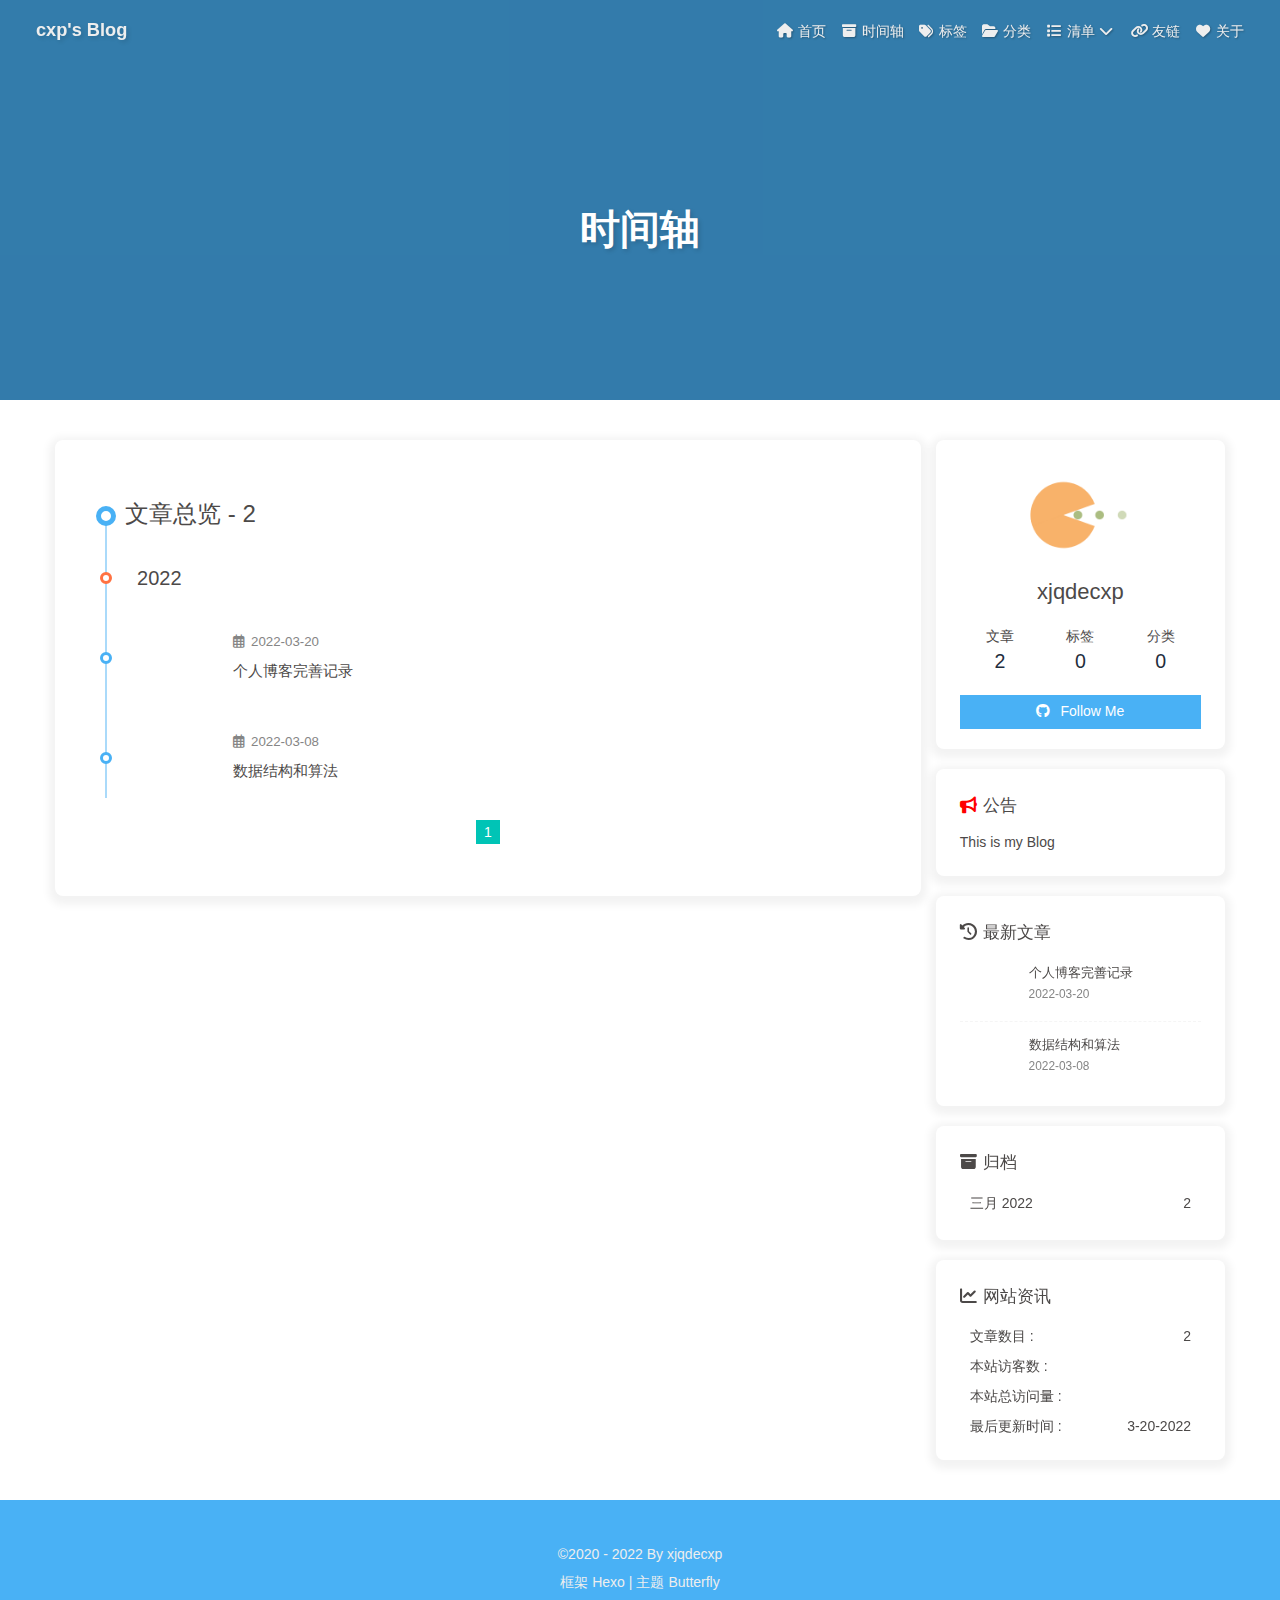
<file: archives/index.html>
<!DOCTYPE html><html lang="[&quot;zh-CN&quot;,&quot;en&quot;,&quot;zh-HK&quot;,&quot;zh-TW&quot;,&quot;default&quot;]" data-theme="light"><head><meta charset="UTF-8"><meta http-equiv="X-UA-Compatible" content="IE=edge"><meta name="viewport" content="width=device-width, initial-scale=1.0, maximum-scale=1.0, user-scalable=no"><title>时间轴 | cxp's Blog</title><meta name="author" content="xjqdecxp"><meta name="copyright" content="xjqdecxp"><meta name="format-detection" content="telephone=no"><meta name="theme-color" content="#ffffff"><meta property="og:type" content="website">
<meta property="og:title" content="cxp&#39;s Blog">
<meta property="og:url" content="http://example.com/archives/index.html">
<meta property="og:site_name" content="cxp&#39;s Blog">
<meta property="og:locale" content="zh_CN">
<meta property="og:image" content="https://i.loli.net/2021/02/24/5O1day2nriDzjSu.png">
<meta property="article:author" content="xjqdecxp">
<meta name="twitter:card" content="summary">
<meta name="twitter:image" content="https://i.loli.net/2021/02/24/5O1day2nriDzjSu.png"><link rel="shortcut icon" href="/img/favicon.png"><link rel="canonical" href="http://example.com/archives/"><link rel="preconnect" href="//cdn.jsdelivr.net"/><link rel="preconnect" href="//busuanzi.ibruce.info"/><link rel="stylesheet" href="/css/index.css"><link rel="stylesheet" href="https://cdn.jsdelivr.net/npm/@fortawesome/fontawesome-free@6/css/all.min.css" media="print" onload="this.media='all'"><link rel="stylesheet" href="https://cdn.jsdelivr.net/npm/@fancyapps/ui/dist/fancybox.css" media="print" onload="this.media='all'"><script>const GLOBAL_CONFIG = { 
  root: '/',
  algolia: undefined,
  localSearch: undefined,
  translate: undefined,
  noticeOutdate: undefined,
  highlight: {"plugin":"highlighjs","highlightCopy":true,"highlightLang":true,"highlightHeightLimit":false},
  copy: {
    success: '复制成功',
    error: '复制错误',
    noSupport: '浏览器不支持'
  },
  relativeDate: {
    homepage: false,
    post: false
  },
  runtime: '',
  date_suffix: {
    just: '刚刚',
    min: '分钟前',
    hour: '小时前',
    day: '天前',
    month: '个月前'
  },
  copyright: undefined,
  lightbox: 'fancybox',
  Snackbar: undefined,
  source: {
    justifiedGallery: {
      js: 'https://cdn.jsdelivr.net/npm/flickr-justified-gallery@2/dist/fjGallery.min.js',
      css: 'https://cdn.jsdelivr.net/npm/flickr-justified-gallery@2/dist/fjGallery.min.css'
    }
  },
  isPhotoFigcaption: false,
  islazyload: false,
  isAnchor: false
}</script><script id="config-diff">var GLOBAL_CONFIG_SITE = {
  title: '时间轴',
  isPost: false,
  isHome: false,
  isHighlightShrink: false,
  isToc: false,
  postUpdate: '2022-03-20 16:11:42'
}</script><noscript><style type="text/css">
  #nav {
    opacity: 1
  }
  .justified-gallery img {
    opacity: 1
  }

  #recent-posts time,
  #post-meta time {
    display: inline !important
  }
</style></noscript><script>(win=>{
    win.saveToLocal = {
      set: function setWithExpiry(key, value, ttl) {
        if (ttl === 0) return
        const now = new Date()
        const expiryDay = ttl * 86400000
        const item = {
          value: value,
          expiry: now.getTime() + expiryDay,
        }
        localStorage.setItem(key, JSON.stringify(item))
      },

      get: function getWithExpiry(key) {
        const itemStr = localStorage.getItem(key)

        if (!itemStr) {
          return undefined
        }
        const item = JSON.parse(itemStr)
        const now = new Date()

        if (now.getTime() > item.expiry) {
          localStorage.removeItem(key)
          return undefined
        }
        return item.value
      }
    }
  
    win.getScript = url => new Promise((resolve, reject) => {
      const script = document.createElement('script')
      script.src = url
      script.async = true
      script.onerror = reject
      script.onload = script.onreadystatechange = function() {
        const loadState = this.readyState
        if (loadState && loadState !== 'loaded' && loadState !== 'complete') return
        script.onload = script.onreadystatechange = null
        resolve()
      }
      document.head.appendChild(script)
    })
  
      win.activateDarkMode = function () {
        document.documentElement.setAttribute('data-theme', 'dark')
        if (document.querySelector('meta[name="theme-color"]') !== null) {
          document.querySelector('meta[name="theme-color"]').setAttribute('content', '#0d0d0d')
        }
      }
      win.activateLightMode = function () {
        document.documentElement.setAttribute('data-theme', 'light')
        if (document.querySelector('meta[name="theme-color"]') !== null) {
          document.querySelector('meta[name="theme-color"]').setAttribute('content', '#ffffff')
        }
      }
      const t = saveToLocal.get('theme')
    
          if (t === 'dark') activateDarkMode()
          else if (t === 'light') activateLightMode()
        
      const asideStatus = saveToLocal.get('aside-status')
      if (asideStatus !== undefined) {
        if (asideStatus === 'hide') {
          document.documentElement.classList.add('hide-aside')
        } else {
          document.documentElement.classList.remove('hide-aside')
        }
      }
    
    const detectApple = () => {
      if(/iPad|iPhone|iPod|Macintosh/.test(navigator.userAgent)){
        document.documentElement.classList.add('apple')
      }
    }
    detectApple()
    })(window)</script><meta name="generator" content="Hexo 5.4.1"></head><body><div id="sidebar"><div id="menu-mask"></div><div id="sidebar-menus"><div class="avatar-img is-center"><img src="https://i.loli.net/2021/02/24/5O1day2nriDzjSu.png" onerror="onerror=null;src='/img/friend_404.gif'" alt="avatar"/></div><div class="site-data is-center"><div class="data-item"><a href="/archives/"><div class="headline">文章</div><div class="length-num">2</div></a></div><div class="data-item"><a href="/tags/"><div class="headline">标签</div><div class="length-num">0</div></a></div><div class="data-item"><a href="/categories/"><div class="headline">分类</div><div class="length-num">0</div></a></div></div><hr/><div class="menus_items"><div class="menus_item"><a class="site-page" href="/"><i class="fa-fw fas fa-home"></i><span> 首页</span></a></div><div class="menus_item"><a class="site-page" href="/archives/"><i class="fa-fw fas fa-archive"></i><span> 时间轴</span></a></div><div class="menus_item"><a class="site-page" href="/tags/"><i class="fa-fw fas fa-tags"></i><span> 标签</span></a></div><div class="menus_item"><a class="site-page" href="/categories/"><i class="fa-fw fas fa-folder-open"></i><span> 分类</span></a></div><div class="menus_item"><a class="site-page group" href="javascript:void(0);"><i class="fa-fw fas fa-list"></i><span> 清单</span><i class="fas fa-chevron-down"></i></a><ul class="menus_item_child"><li><a class="site-page child" href="/music/"><i class="fa-fw fas fa-music"></i><span> 音乐</span></a></li><li><a class="site-page child" href="/movies/"><i class="fa-fw fas fa-video"></i><span> 电影</span></a></li></ul></div><div class="menus_item"><a class="site-page" href="/link/"><i class="fa-fw fas fa-link"></i><span> 友链</span></a></div><div class="menus_item"><a class="site-page" href="/about/"><i class="fa-fw fas fa-heart"></i><span> 关于</span></a></div></div></div></div><div class="page" id="body-wrap"><header class="not-home-page" id="page-header"><nav id="nav"><span id="blog_name"><a id="site-name" href="/">cxp's Blog</a></span><div id="menus"><div class="menus_items"><div class="menus_item"><a class="site-page" href="/"><i class="fa-fw fas fa-home"></i><span> 首页</span></a></div><div class="menus_item"><a class="site-page" href="/archives/"><i class="fa-fw fas fa-archive"></i><span> 时间轴</span></a></div><div class="menus_item"><a class="site-page" href="/tags/"><i class="fa-fw fas fa-tags"></i><span> 标签</span></a></div><div class="menus_item"><a class="site-page" href="/categories/"><i class="fa-fw fas fa-folder-open"></i><span> 分类</span></a></div><div class="menus_item"><a class="site-page group" href="javascript:void(0);"><i class="fa-fw fas fa-list"></i><span> 清单</span><i class="fas fa-chevron-down"></i></a><ul class="menus_item_child"><li><a class="site-page child" href="/music/"><i class="fa-fw fas fa-music"></i><span> 音乐</span></a></li><li><a class="site-page child" href="/movies/"><i class="fa-fw fas fa-video"></i><span> 电影</span></a></li></ul></div><div class="menus_item"><a class="site-page" href="/link/"><i class="fa-fw fas fa-link"></i><span> 友链</span></a></div><div class="menus_item"><a class="site-page" href="/about/"><i class="fa-fw fas fa-heart"></i><span> 关于</span></a></div></div><div id="toggle-menu"><a class="site-page"><i class="fas fa-bars fa-fw"></i></a></div></div></nav><div id="page-site-info"><h1 id="site-title">时间轴</h1></div></header><main class="layout" id="content-inner"><div id="archive"><div class="article-sort-title">文章总览 - 2</div><div class="article-sort"><div class="article-sort-item year">2022</div><div class="article-sort-item"><a class="article-sort-item-img" href="/2022/03/20/%E4%B8%AA%E4%BA%BA%E5%8D%9A%E5%AE%A2%E5%AE%8C%E5%96%84%E8%AE%B0%E5%BD%95/" title="个人博客完善记录"><img src="[data-uri]" alt="个人博客完善记录" onerror="this.onerror=null;this.src='/img/404.jpg'"></a><div class="article-sort-item-info"><div class="article-sort-item-time"><i class="far fa-calendar-alt"></i><time class="post-meta-date-created" datetime="2022-03-20T07:54:00.000Z" title="发表于 2022-03-20 15:54:00">2022-03-20</time></div><a class="article-sort-item-title" href="/2022/03/20/%E4%B8%AA%E4%BA%BA%E5%8D%9A%E5%AE%A2%E5%AE%8C%E5%96%84%E8%AE%B0%E5%BD%95/" title="个人博客完善记录">个人博客完善记录</a></div></div><div class="article-sort-item"><a class="article-sort-item-img" href="/2022/03/08/yedn39/" title="数据结构和算法"><img src="[data-uri]" alt="数据结构和算法" onerror="this.onerror=null;this.src='/img/404.jpg'"></a><div class="article-sort-item-info"><div class="article-sort-item-time"><i class="far fa-calendar-alt"></i><time class="post-meta-date-created" datetime="2022-03-08T03:41:47.000Z" title="发表于 2022-03-08 11:41:47">2022-03-08</time></div><a class="article-sort-item-title" href="/2022/03/08/yedn39/" title="数据结构和算法">数据结构和算法</a></div></div></div><nav id="pagination"><div class="pagination"><span class="page-number current">1</span></div></nav></div><div class="aside-content" id="aside-content"><div class="card-widget card-info"><div class="is-center"><div class="avatar-img"><img src="https://i.loli.net/2021/02/24/5O1day2nriDzjSu.png" onerror="this.onerror=null;this.src='/img/friend_404.gif'" alt="avatar"/></div><div class="author-info__name">xjqdecxp</div><div class="author-info__description"></div></div><div class="card-info-data is-center"><div class="card-info-data-item"><a href="/archives/"><div class="headline">文章</div><div class="length-num">2</div></a></div><div class="card-info-data-item"><a href="/tags/"><div class="headline">标签</div><div class="length-num">0</div></a></div><div class="card-info-data-item"><a href="/categories/"><div class="headline">分类</div><div class="length-num">0</div></a></div></div><a id="card-info-btn" target="_blank" rel="noopener" href="https://github.com/xxxxxx"><i class="fab fa-github"></i><span>Follow Me</span></a></div><div class="card-widget card-announcement"><div class="item-headline"><i class="fas fa-bullhorn fa-shake"></i><span>公告</span></div><div class="announcement_content">This is my Blog</div></div><div class="sticky_layout"><div class="card-widget card-recent-post"><div class="item-headline"><i class="fas fa-history"></i><span>最新文章</span></div><div class="aside-list"><div class="aside-list-item"><a class="thumbnail" href="/2022/03/20/%E4%B8%AA%E4%BA%BA%E5%8D%9A%E5%AE%A2%E5%AE%8C%E5%96%84%E8%AE%B0%E5%BD%95/" title="个人博客完善记录"><img src="[data-uri]" onerror="this.onerror=null;this.src='/img/404.jpg'" alt="个人博客完善记录"/></a><div class="content"><a class="title" href="/2022/03/20/%E4%B8%AA%E4%BA%BA%E5%8D%9A%E5%AE%A2%E5%AE%8C%E5%96%84%E8%AE%B0%E5%BD%95/" title="个人博客完善记录">个人博客完善记录</a><time datetime="2022-03-20T07:54:00.000Z" title="发表于 2022-03-20 15:54:00">2022-03-20</time></div></div><div class="aside-list-item"><a class="thumbnail" href="/2022/03/08/yedn39/" title="数据结构和算法"><img src="[data-uri]" onerror="this.onerror=null;this.src='/img/404.jpg'" alt="数据结构和算法"/></a><div class="content"><a class="title" href="/2022/03/08/yedn39/" title="数据结构和算法">数据结构和算法</a><time datetime="2022-03-08T03:41:47.000Z" title="发表于 2022-03-08 11:41:47">2022-03-08</time></div></div></div></div><div class="card-widget card-archives"><div class="item-headline"><i class="fas fa-archive"></i><span>归档</span></div><ul class="card-archive-list"><li class="card-archive-list-item"><a class="card-archive-list-link" href="/archives/2022/03/"><span class="card-archive-list-date">三月 2022</span><span class="card-archive-list-count">2</span></a></li></ul></div><div class="card-widget card-webinfo"><div class="item-headline"><i class="fas fa-chart-line"></i><span>网站资讯</span></div><div class="webinfo"><div class="webinfo-item"><div class="item-name">文章数目 :</div><div class="item-count">2</div></div><div class="webinfo-item"><div class="item-name">本站访客数 :</div><div class="item-count" id="busuanzi_value_site_uv"></div></div><div class="webinfo-item"><div class="item-name">本站总访问量 :</div><div class="item-count" id="busuanzi_value_site_pv"></div></div><div class="webinfo-item"><div class="item-name">最后更新时间 :</div><div class="item-count" id="last-push-date" data-lastPushDate="2022-03-20T08:11:42.917Z"></div></div></div></div></div></div></main><footer id="footer"><div id="footer-wrap"><div class="copyright">&copy;2020 - 2022 By xjqdecxp</div><div class="framework-info"><span>框架 </span><a target="_blank" rel="noopener" href="https://hexo.io">Hexo</a><span class="footer-separator">|</span><span>主题 </span><a target="_blank" rel="noopener" href="https://github.com/jerryc127/hexo-theme-butterfly">Butterfly</a></div></div></footer></div><div id="rightside"><div id="rightside-config-hide"><button id="darkmode" type="button" title="浅色和深色模式转换"><i class="fas fa-adjust"></i></button><button id="hide-aside-btn" type="button" title="单栏和双栏切换"><i class="fas fa-arrows-alt-h"></i></button></div><div id="rightside-config-show"><button id="rightside_config" type="button" title="设置"><i class="fas fa-cog fa-spin"></i></button><button id="go-up" type="button" title="回到顶部"><i class="fas fa-arrow-up"></i></button></div></div><div><script src="/js/utils.js"></script><script src="/js/main.js"></script><script src="https://cdn.jsdelivr.net/npm/@fancyapps/ui/dist/fancybox.umd.js"></script><div class="js-pjax"></div><script async data-pjax src="//busuanzi.ibruce.info/busuanzi/2.3/busuanzi.pure.mini.js"></script></div></body></html>
</file>
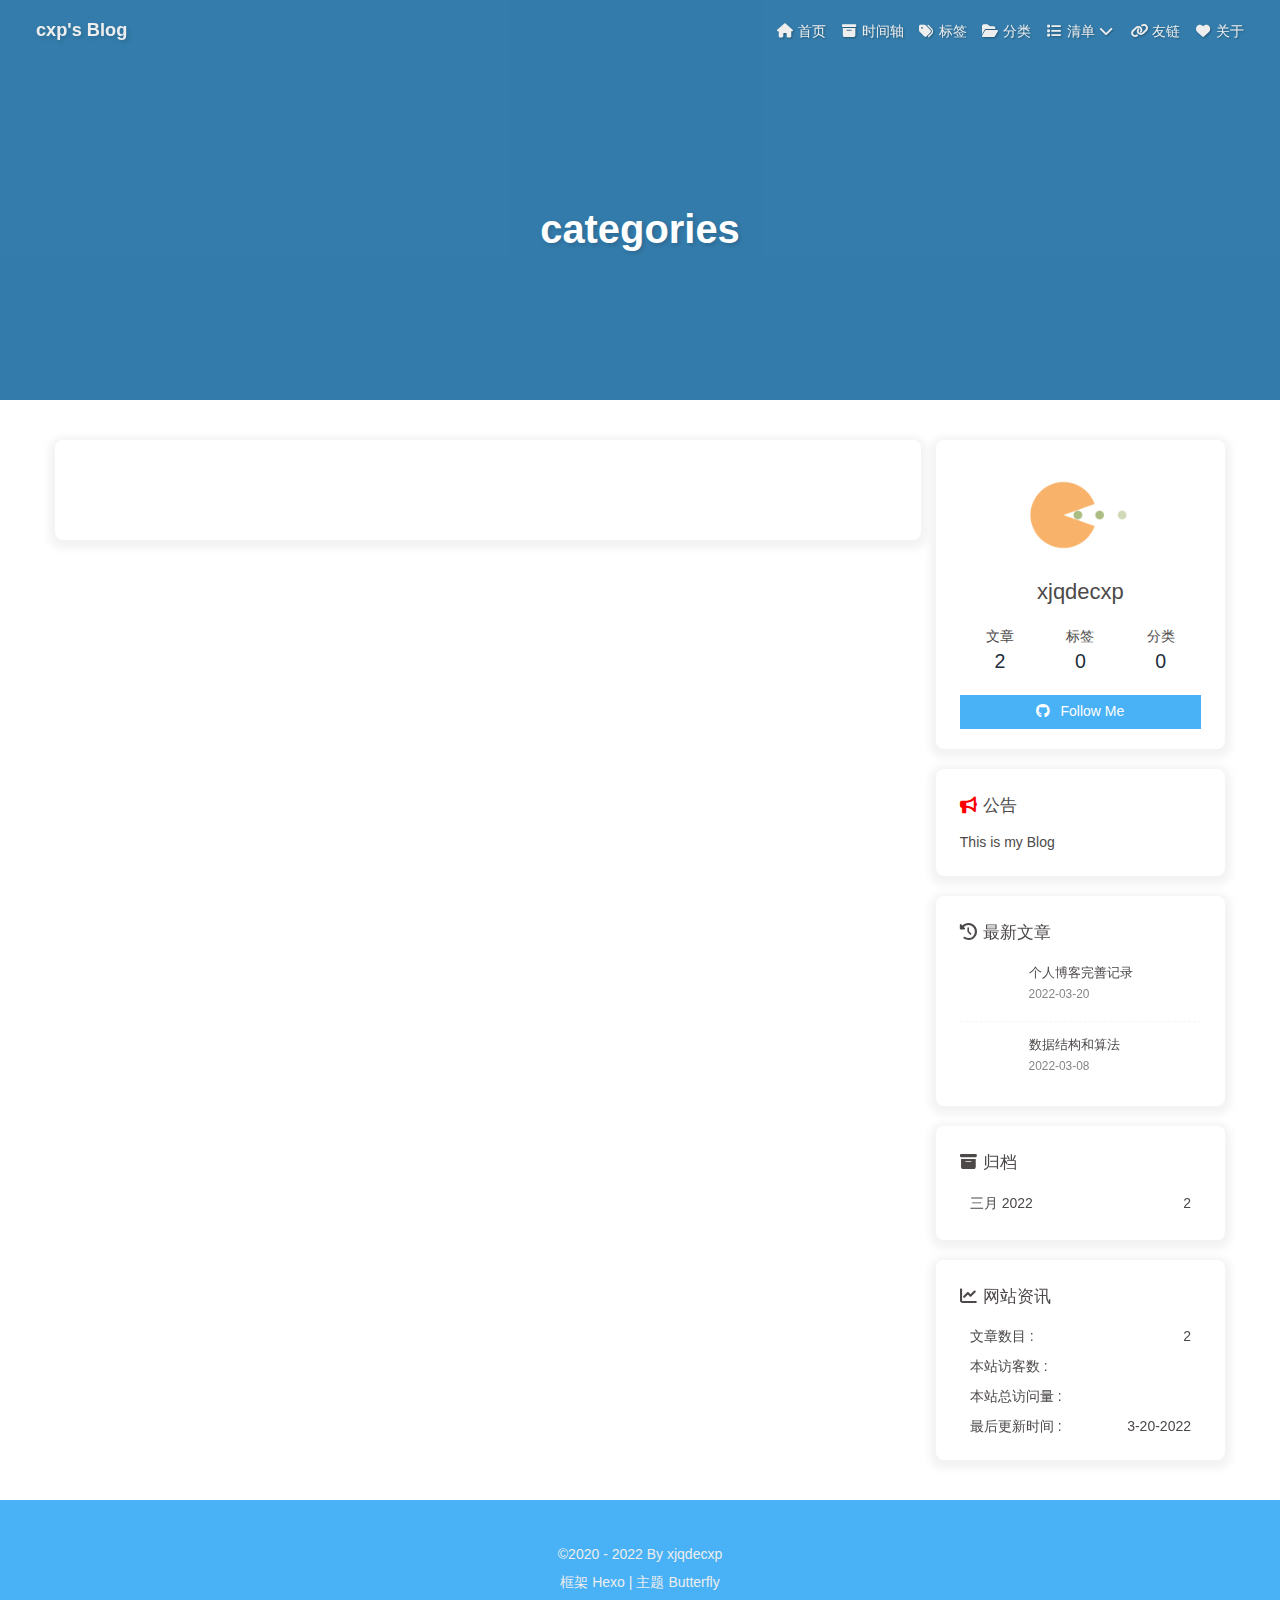
<file: categories/index.html>
<!DOCTYPE html><html lang="[&quot;zh-CN&quot;,&quot;en&quot;,&quot;zh-HK&quot;,&quot;zh-TW&quot;,&quot;default&quot;]" data-theme="light"><head><meta charset="UTF-8"><meta http-equiv="X-UA-Compatible" content="IE=edge"><meta name="viewport" content="width=device-width, initial-scale=1.0, maximum-scale=1.0, user-scalable=no"><title>categories | cxp's Blog</title><meta name="author" content="xjqdecxp"><meta name="copyright" content="xjqdecxp"><meta name="format-detection" content="telephone=no"><meta name="theme-color" content="#ffffff"><meta property="og:type" content="website">
<meta property="og:title" content="categories">
<meta property="og:url" content="http://example.com/categories/index.html">
<meta property="og:site_name" content="cxp&#39;s Blog">
<meta property="og:locale" content="zh_CN">
<meta property="og:image" content="[data-uri]">
<meta property="article:published_time" content="2022-03-20T07:47:46.000Z">
<meta property="article:modified_time" content="2022-03-20T07:48:51.083Z">
<meta property="article:author" content="xjqdecxp">
<meta name="twitter:card" content="summary">
<meta name="twitter:image" content="[data-uri]"><link rel="shortcut icon" href="/img/favicon.png"><link rel="canonical" href="http://example.com/categories/"><link rel="preconnect" href="//cdn.jsdelivr.net"/><link rel="preconnect" href="//busuanzi.ibruce.info"/><link rel="stylesheet" href="/css/index.css"><link rel="stylesheet" href="https://cdn.jsdelivr.net/npm/@fortawesome/fontawesome-free@6/css/all.min.css" media="print" onload="this.media='all'"><link rel="stylesheet" href="https://cdn.jsdelivr.net/npm/@fancyapps/ui/dist/fancybox.css" media="print" onload="this.media='all'"><script>const GLOBAL_CONFIG = { 
  root: '/',
  algolia: undefined,
  localSearch: undefined,
  translate: undefined,
  noticeOutdate: undefined,
  highlight: {"plugin":"highlighjs","highlightCopy":true,"highlightLang":true,"highlightHeightLimit":false},
  copy: {
    success: '复制成功',
    error: '复制错误',
    noSupport: '浏览器不支持'
  },
  relativeDate: {
    homepage: false,
    post: false
  },
  runtime: '',
  date_suffix: {
    just: '刚刚',
    min: '分钟前',
    hour: '小时前',
    day: '天前',
    month: '个月前'
  },
  copyright: undefined,
  lightbox: 'fancybox',
  Snackbar: undefined,
  source: {
    justifiedGallery: {
      js: 'https://cdn.jsdelivr.net/npm/flickr-justified-gallery@2/dist/fjGallery.min.js',
      css: 'https://cdn.jsdelivr.net/npm/flickr-justified-gallery@2/dist/fjGallery.min.css'
    }
  },
  isPhotoFigcaption: false,
  islazyload: false,
  isAnchor: false
}</script><script id="config-diff">var GLOBAL_CONFIG_SITE = {
  title: 'categories',
  isPost: false,
  isHome: false,
  isHighlightShrink: false,
  isToc: false,
  postUpdate: '2022-03-20 15:48:51'
}</script><noscript><style type="text/css">
  #nav {
    opacity: 1
  }
  .justified-gallery img {
    opacity: 1
  }

  #recent-posts time,
  #post-meta time {
    display: inline !important
  }
</style></noscript><script>(win=>{
    win.saveToLocal = {
      set: function setWithExpiry(key, value, ttl) {
        if (ttl === 0) return
        const now = new Date()
        const expiryDay = ttl * 86400000
        const item = {
          value: value,
          expiry: now.getTime() + expiryDay,
        }
        localStorage.setItem(key, JSON.stringify(item))
      },

      get: function getWithExpiry(key) {
        const itemStr = localStorage.getItem(key)

        if (!itemStr) {
          return undefined
        }
        const item = JSON.parse(itemStr)
        const now = new Date()

        if (now.getTime() > item.expiry) {
          localStorage.removeItem(key)
          return undefined
        }
        return item.value
      }
    }
  
    win.getScript = url => new Promise((resolve, reject) => {
      const script = document.createElement('script')
      script.src = url
      script.async = true
      script.onerror = reject
      script.onload = script.onreadystatechange = function() {
        const loadState = this.readyState
        if (loadState && loadState !== 'loaded' && loadState !== 'complete') return
        script.onload = script.onreadystatechange = null
        resolve()
      }
      document.head.appendChild(script)
    })
  
      win.activateDarkMode = function () {
        document.documentElement.setAttribute('data-theme', 'dark')
        if (document.querySelector('meta[name="theme-color"]') !== null) {
          document.querySelector('meta[name="theme-color"]').setAttribute('content', '#0d0d0d')
        }
      }
      win.activateLightMode = function () {
        document.documentElement.setAttribute('data-theme', 'light')
        if (document.querySelector('meta[name="theme-color"]') !== null) {
          document.querySelector('meta[name="theme-color"]').setAttribute('content', '#ffffff')
        }
      }
      const t = saveToLocal.get('theme')
    
          if (t === 'dark') activateDarkMode()
          else if (t === 'light') activateLightMode()
        
      const asideStatus = saveToLocal.get('aside-status')
      if (asideStatus !== undefined) {
        if (asideStatus === 'hide') {
          document.documentElement.classList.add('hide-aside')
        } else {
          document.documentElement.classList.remove('hide-aside')
        }
      }
    
    const detectApple = () => {
      if(/iPad|iPhone|iPod|Macintosh/.test(navigator.userAgent)){
        document.documentElement.classList.add('apple')
      }
    }
    detectApple()
    })(window)</script><meta name="generator" content="Hexo 5.4.1"></head><body><div id="sidebar"><div id="menu-mask"></div><div id="sidebar-menus"><div class="avatar-img is-center"><img src="https://i.loli.net/2021/02/24/5O1day2nriDzjSu.png" onerror="onerror=null;src='/img/friend_404.gif'" alt="avatar"/></div><div class="site-data is-center"><div class="data-item"><a href="/archives/"><div class="headline">文章</div><div class="length-num">2</div></a></div><div class="data-item"><a href="/tags/"><div class="headline">标签</div><div class="length-num">0</div></a></div><div class="data-item"><a href="/categories/"><div class="headline">分类</div><div class="length-num">0</div></a></div></div><hr/><div class="menus_items"><div class="menus_item"><a class="site-page" href="/"><i class="fa-fw fas fa-home"></i><span> 首页</span></a></div><div class="menus_item"><a class="site-page" href="/archives/"><i class="fa-fw fas fa-archive"></i><span> 时间轴</span></a></div><div class="menus_item"><a class="site-page" href="/tags/"><i class="fa-fw fas fa-tags"></i><span> 标签</span></a></div><div class="menus_item"><a class="site-page" href="/categories/"><i class="fa-fw fas fa-folder-open"></i><span> 分类</span></a></div><div class="menus_item"><a class="site-page group" href="javascript:void(0);"><i class="fa-fw fas fa-list"></i><span> 清单</span><i class="fas fa-chevron-down"></i></a><ul class="menus_item_child"><li><a class="site-page child" href="/music/"><i class="fa-fw fas fa-music"></i><span> 音乐</span></a></li><li><a class="site-page child" href="/movies/"><i class="fa-fw fas fa-video"></i><span> 电影</span></a></li></ul></div><div class="menus_item"><a class="site-page" href="/link/"><i class="fa-fw fas fa-link"></i><span> 友链</span></a></div><div class="menus_item"><a class="site-page" href="/about/"><i class="fa-fw fas fa-heart"></i><span> 关于</span></a></div></div></div></div><div class="page" id="body-wrap"><header class="not-home-page" id="page-header"><nav id="nav"><span id="blog_name"><a id="site-name" href="/">cxp's Blog</a></span><div id="menus"><div class="menus_items"><div class="menus_item"><a class="site-page" href="/"><i class="fa-fw fas fa-home"></i><span> 首页</span></a></div><div class="menus_item"><a class="site-page" href="/archives/"><i class="fa-fw fas fa-archive"></i><span> 时间轴</span></a></div><div class="menus_item"><a class="site-page" href="/tags/"><i class="fa-fw fas fa-tags"></i><span> 标签</span></a></div><div class="menus_item"><a class="site-page" href="/categories/"><i class="fa-fw fas fa-folder-open"></i><span> 分类</span></a></div><div class="menus_item"><a class="site-page group" href="javascript:void(0);"><i class="fa-fw fas fa-list"></i><span> 清单</span><i class="fas fa-chevron-down"></i></a><ul class="menus_item_child"><li><a class="site-page child" href="/music/"><i class="fa-fw fas fa-music"></i><span> 音乐</span></a></li><li><a class="site-page child" href="/movies/"><i class="fa-fw fas fa-video"></i><span> 电影</span></a></li></ul></div><div class="menus_item"><a class="site-page" href="/link/"><i class="fa-fw fas fa-link"></i><span> 友链</span></a></div><div class="menus_item"><a class="site-page" href="/about/"><i class="fa-fw fas fa-heart"></i><span> 关于</span></a></div></div><div id="toggle-menu"><a class="site-page"><i class="fas fa-bars fa-fw"></i></a></div></div></nav><div id="page-site-info"><h1 id="site-title">categories</h1></div></header><main class="layout" id="content-inner"><div id="page"><div class="category-lists"></div></div><div class="aside-content" id="aside-content"><div class="card-widget card-info"><div class="is-center"><div class="avatar-img"><img src="https://i.loli.net/2021/02/24/5O1day2nriDzjSu.png" onerror="this.onerror=null;this.src='/img/friend_404.gif'" alt="avatar"/></div><div class="author-info__name">xjqdecxp</div><div class="author-info__description"></div></div><div class="card-info-data is-center"><div class="card-info-data-item"><a href="/archives/"><div class="headline">文章</div><div class="length-num">2</div></a></div><div class="card-info-data-item"><a href="/tags/"><div class="headline">标签</div><div class="length-num">0</div></a></div><div class="card-info-data-item"><a href="/categories/"><div class="headline">分类</div><div class="length-num">0</div></a></div></div><a id="card-info-btn" target="_blank" rel="noopener" href="https://github.com/xxxxxx"><i class="fab fa-github"></i><span>Follow Me</span></a></div><div class="card-widget card-announcement"><div class="item-headline"><i class="fas fa-bullhorn fa-shake"></i><span>公告</span></div><div class="announcement_content">This is my Blog</div></div><div class="sticky_layout"><div class="card-widget card-recent-post"><div class="item-headline"><i class="fas fa-history"></i><span>最新文章</span></div><div class="aside-list"><div class="aside-list-item"><a class="thumbnail" href="/2022/03/20/%E4%B8%AA%E4%BA%BA%E5%8D%9A%E5%AE%A2%E5%AE%8C%E5%96%84%E8%AE%B0%E5%BD%95/" title="个人博客完善记录"><img src="[data-uri]" onerror="this.onerror=null;this.src='/img/404.jpg'" alt="个人博客完善记录"/></a><div class="content"><a class="title" href="/2022/03/20/%E4%B8%AA%E4%BA%BA%E5%8D%9A%E5%AE%A2%E5%AE%8C%E5%96%84%E8%AE%B0%E5%BD%95/" title="个人博客完善记录">个人博客完善记录</a><time datetime="2022-03-20T07:54:00.000Z" title="发表于 2022-03-20 15:54:00">2022-03-20</time></div></div><div class="aside-list-item"><a class="thumbnail" href="/2022/03/08/yedn39/" title="数据结构和算法"><img src="[data-uri]" onerror="this.onerror=null;this.src='/img/404.jpg'" alt="数据结构和算法"/></a><div class="content"><a class="title" href="/2022/03/08/yedn39/" title="数据结构和算法">数据结构和算法</a><time datetime="2022-03-08T03:41:47.000Z" title="发表于 2022-03-08 11:41:47">2022-03-08</time></div></div></div></div><div class="card-widget card-archives"><div class="item-headline"><i class="fas fa-archive"></i><span>归档</span></div><ul class="card-archive-list"><li class="card-archive-list-item"><a class="card-archive-list-link" href="/archives/2022/03/"><span class="card-archive-list-date">三月 2022</span><span class="card-archive-list-count">2</span></a></li></ul></div><div class="card-widget card-webinfo"><div class="item-headline"><i class="fas fa-chart-line"></i><span>网站资讯</span></div><div class="webinfo"><div class="webinfo-item"><div class="item-name">文章数目 :</div><div class="item-count">2</div></div><div class="webinfo-item"><div class="item-name">本站访客数 :</div><div class="item-count" id="busuanzi_value_site_uv"></div></div><div class="webinfo-item"><div class="item-name">本站总访问量 :</div><div class="item-count" id="busuanzi_value_site_pv"></div></div><div class="webinfo-item"><div class="item-name">最后更新时间 :</div><div class="item-count" id="last-push-date" data-lastPushDate="2022-03-20T08:11:42.917Z"></div></div></div></div></div></div></main><footer id="footer"><div id="footer-wrap"><div class="copyright">&copy;2020 - 2022 By xjqdecxp</div><div class="framework-info"><span>框架 </span><a target="_blank" rel="noopener" href="https://hexo.io">Hexo</a><span class="footer-separator">|</span><span>主题 </span><a target="_blank" rel="noopener" href="https://github.com/jerryc127/hexo-theme-butterfly">Butterfly</a></div></div></footer></div><div id="rightside"><div id="rightside-config-hide"><button id="darkmode" type="button" title="浅色和深色模式转换"><i class="fas fa-adjust"></i></button><button id="hide-aside-btn" type="button" title="单栏和双栏切换"><i class="fas fa-arrows-alt-h"></i></button></div><div id="rightside-config-show"><button id="rightside_config" type="button" title="设置"><i class="fas fa-cog fa-spin"></i></button><button id="go-up" type="button" title="回到顶部"><i class="fas fa-arrow-up"></i></button></div></div><div><script src="/js/utils.js"></script><script src="/js/main.js"></script><script src="https://cdn.jsdelivr.net/npm/@fancyapps/ui/dist/fancybox.umd.js"></script><div class="js-pjax"></div><script async data-pjax src="//busuanzi.ibruce.info/busuanzi/2.3/busuanzi.pure.mini.js"></script></div></body></html>
</file>
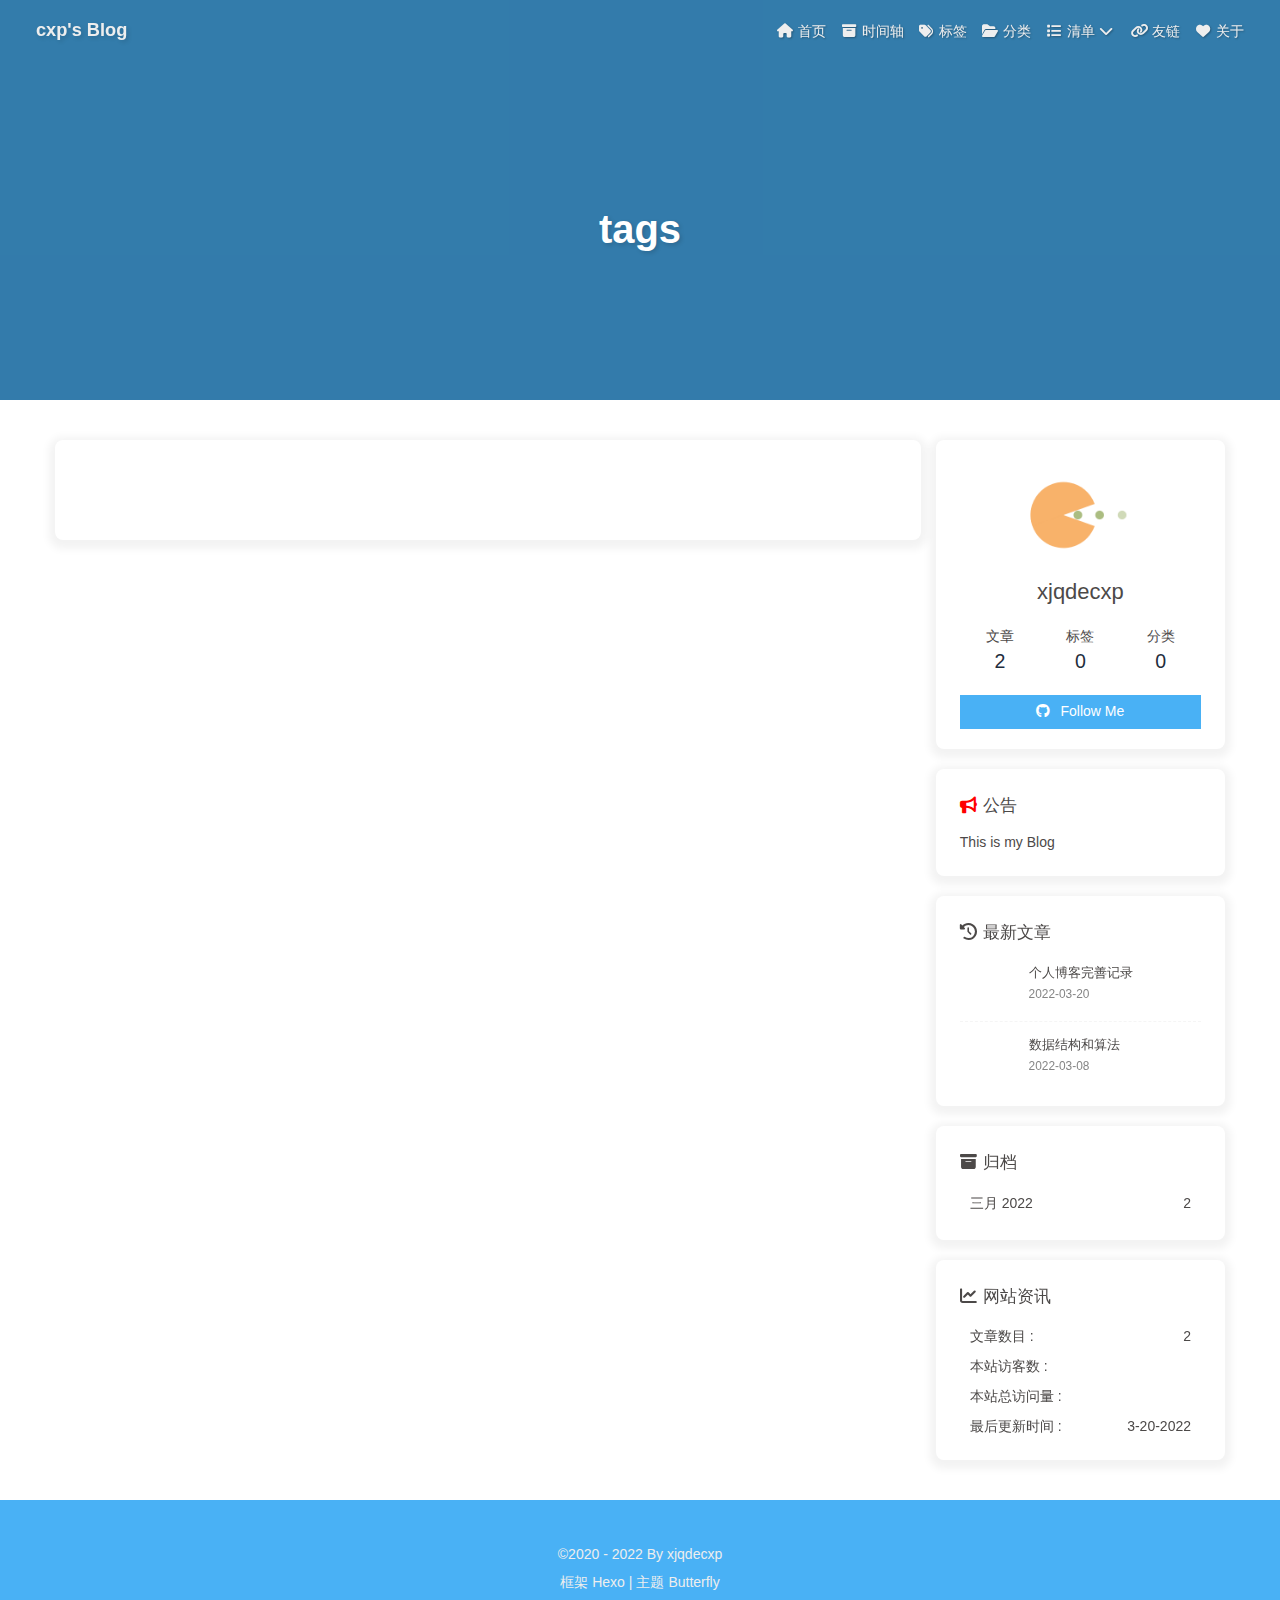
<file: tags/index.html>
<!DOCTYPE html><html lang="[&quot;zh-CN&quot;,&quot;en&quot;,&quot;zh-HK&quot;,&quot;zh-TW&quot;,&quot;default&quot;]" data-theme="light"><head><meta charset="UTF-8"><meta http-equiv="X-UA-Compatible" content="IE=edge"><meta name="viewport" content="width=device-width, initial-scale=1.0, maximum-scale=1.0, user-scalable=no"><title>tags | cxp's Blog</title><meta name="author" content="xjqdecxp"><meta name="copyright" content="xjqdecxp"><meta name="format-detection" content="telephone=no"><meta name="theme-color" content="#ffffff"><meta property="og:type" content="website">
<meta property="og:title" content="tags">
<meta property="og:url" content="http://example.com/tags/index.html">
<meta property="og:site_name" content="cxp&#39;s Blog">
<meta property="og:locale" content="zh_CN">
<meta property="og:image" content="[data-uri]">
<meta property="article:published_time" content="2022-03-20T07:49:27.000Z">
<meta property="article:modified_time" content="2022-03-20T07:50:30.533Z">
<meta property="article:author" content="xjqdecxp">
<meta name="twitter:card" content="summary">
<meta name="twitter:image" content="[data-uri]"><link rel="shortcut icon" href="/img/favicon.png"><link rel="canonical" href="http://example.com/tags/"><link rel="preconnect" href="//cdn.jsdelivr.net"/><link rel="preconnect" href="//busuanzi.ibruce.info"/><link rel="stylesheet" href="/css/index.css"><link rel="stylesheet" href="https://cdn.jsdelivr.net/npm/@fortawesome/fontawesome-free@6/css/all.min.css" media="print" onload="this.media='all'"><link rel="stylesheet" href="https://cdn.jsdelivr.net/npm/@fancyapps/ui/dist/fancybox.css" media="print" onload="this.media='all'"><script>const GLOBAL_CONFIG = { 
  root: '/',
  algolia: undefined,
  localSearch: undefined,
  translate: undefined,
  noticeOutdate: undefined,
  highlight: {"plugin":"highlighjs","highlightCopy":true,"highlightLang":true,"highlightHeightLimit":false},
  copy: {
    success: '复制成功',
    error: '复制错误',
    noSupport: '浏览器不支持'
  },
  relativeDate: {
    homepage: false,
    post: false
  },
  runtime: '',
  date_suffix: {
    just: '刚刚',
    min: '分钟前',
    hour: '小时前',
    day: '天前',
    month: '个月前'
  },
  copyright: undefined,
  lightbox: 'fancybox',
  Snackbar: undefined,
  source: {
    justifiedGallery: {
      js: 'https://cdn.jsdelivr.net/npm/flickr-justified-gallery@2/dist/fjGallery.min.js',
      css: 'https://cdn.jsdelivr.net/npm/flickr-justified-gallery@2/dist/fjGallery.min.css'
    }
  },
  isPhotoFigcaption: false,
  islazyload: false,
  isAnchor: false
}</script><script id="config-diff">var GLOBAL_CONFIG_SITE = {
  title: 'tags',
  isPost: false,
  isHome: false,
  isHighlightShrink: false,
  isToc: false,
  postUpdate: '2022-03-20 15:50:30'
}</script><noscript><style type="text/css">
  #nav {
    opacity: 1
  }
  .justified-gallery img {
    opacity: 1
  }

  #recent-posts time,
  #post-meta time {
    display: inline !important
  }
</style></noscript><script>(win=>{
    win.saveToLocal = {
      set: function setWithExpiry(key, value, ttl) {
        if (ttl === 0) return
        const now = new Date()
        const expiryDay = ttl * 86400000
        const item = {
          value: value,
          expiry: now.getTime() + expiryDay,
        }
        localStorage.setItem(key, JSON.stringify(item))
      },

      get: function getWithExpiry(key) {
        const itemStr = localStorage.getItem(key)

        if (!itemStr) {
          return undefined
        }
        const item = JSON.parse(itemStr)
        const now = new Date()

        if (now.getTime() > item.expiry) {
          localStorage.removeItem(key)
          return undefined
        }
        return item.value
      }
    }
  
    win.getScript = url => new Promise((resolve, reject) => {
      const script = document.createElement('script')
      script.src = url
      script.async = true
      script.onerror = reject
      script.onload = script.onreadystatechange = function() {
        const loadState = this.readyState
        if (loadState && loadState !== 'loaded' && loadState !== 'complete') return
        script.onload = script.onreadystatechange = null
        resolve()
      }
      document.head.appendChild(script)
    })
  
      win.activateDarkMode = function () {
        document.documentElement.setAttribute('data-theme', 'dark')
        if (document.querySelector('meta[name="theme-color"]') !== null) {
          document.querySelector('meta[name="theme-color"]').setAttribute('content', '#0d0d0d')
        }
      }
      win.activateLightMode = function () {
        document.documentElement.setAttribute('data-theme', 'light')
        if (document.querySelector('meta[name="theme-color"]') !== null) {
          document.querySelector('meta[name="theme-color"]').setAttribute('content', '#ffffff')
        }
      }
      const t = saveToLocal.get('theme')
    
          if (t === 'dark') activateDarkMode()
          else if (t === 'light') activateLightMode()
        
      const asideStatus = saveToLocal.get('aside-status')
      if (asideStatus !== undefined) {
        if (asideStatus === 'hide') {
          document.documentElement.classList.add('hide-aside')
        } else {
          document.documentElement.classList.remove('hide-aside')
        }
      }
    
    const detectApple = () => {
      if(/iPad|iPhone|iPod|Macintosh/.test(navigator.userAgent)){
        document.documentElement.classList.add('apple')
      }
    }
    detectApple()
    })(window)</script><meta name="generator" content="Hexo 5.4.1"></head><body><div id="sidebar"><div id="menu-mask"></div><div id="sidebar-menus"><div class="avatar-img is-center"><img src="https://i.loli.net/2021/02/24/5O1day2nriDzjSu.png" onerror="onerror=null;src='/img/friend_404.gif'" alt="avatar"/></div><div class="site-data is-center"><div class="data-item"><a href="/archives/"><div class="headline">文章</div><div class="length-num">2</div></a></div><div class="data-item"><a href="/tags/"><div class="headline">标签</div><div class="length-num">0</div></a></div><div class="data-item"><a href="/categories/"><div class="headline">分类</div><div class="length-num">0</div></a></div></div><hr/><div class="menus_items"><div class="menus_item"><a class="site-page" href="/"><i class="fa-fw fas fa-home"></i><span> 首页</span></a></div><div class="menus_item"><a class="site-page" href="/archives/"><i class="fa-fw fas fa-archive"></i><span> 时间轴</span></a></div><div class="menus_item"><a class="site-page" href="/tags/"><i class="fa-fw fas fa-tags"></i><span> 标签</span></a></div><div class="menus_item"><a class="site-page" href="/categories/"><i class="fa-fw fas fa-folder-open"></i><span> 分类</span></a></div><div class="menus_item"><a class="site-page group" href="javascript:void(0);"><i class="fa-fw fas fa-list"></i><span> 清单</span><i class="fas fa-chevron-down"></i></a><ul class="menus_item_child"><li><a class="site-page child" href="/music/"><i class="fa-fw fas fa-music"></i><span> 音乐</span></a></li><li><a class="site-page child" href="/movies/"><i class="fa-fw fas fa-video"></i><span> 电影</span></a></li></ul></div><div class="menus_item"><a class="site-page" href="/link/"><i class="fa-fw fas fa-link"></i><span> 友链</span></a></div><div class="menus_item"><a class="site-page" href="/about/"><i class="fa-fw fas fa-heart"></i><span> 关于</span></a></div></div></div></div><div class="page" id="body-wrap"><header class="not-home-page" id="page-header"><nav id="nav"><span id="blog_name"><a id="site-name" href="/">cxp's Blog</a></span><div id="menus"><div class="menus_items"><div class="menus_item"><a class="site-page" href="/"><i class="fa-fw fas fa-home"></i><span> 首页</span></a></div><div class="menus_item"><a class="site-page" href="/archives/"><i class="fa-fw fas fa-archive"></i><span> 时间轴</span></a></div><div class="menus_item"><a class="site-page" href="/tags/"><i class="fa-fw fas fa-tags"></i><span> 标签</span></a></div><div class="menus_item"><a class="site-page" href="/categories/"><i class="fa-fw fas fa-folder-open"></i><span> 分类</span></a></div><div class="menus_item"><a class="site-page group" href="javascript:void(0);"><i class="fa-fw fas fa-list"></i><span> 清单</span><i class="fas fa-chevron-down"></i></a><ul class="menus_item_child"><li><a class="site-page child" href="/music/"><i class="fa-fw fas fa-music"></i><span> 音乐</span></a></li><li><a class="site-page child" href="/movies/"><i class="fa-fw fas fa-video"></i><span> 电影</span></a></li></ul></div><div class="menus_item"><a class="site-page" href="/link/"><i class="fa-fw fas fa-link"></i><span> 友链</span></a></div><div class="menus_item"><a class="site-page" href="/about/"><i class="fa-fw fas fa-heart"></i><span> 关于</span></a></div></div><div id="toggle-menu"><a class="site-page"><i class="fas fa-bars fa-fw"></i></a></div></div></nav><div id="page-site-info"><h1 id="site-title">tags</h1></div></header><main class="layout" id="content-inner"><div id="page"><div class="tag-cloud-list is-center"></div></div><div class="aside-content" id="aside-content"><div class="card-widget card-info"><div class="is-center"><div class="avatar-img"><img src="https://i.loli.net/2021/02/24/5O1day2nriDzjSu.png" onerror="this.onerror=null;this.src='/img/friend_404.gif'" alt="avatar"/></div><div class="author-info__name">xjqdecxp</div><div class="author-info__description"></div></div><div class="card-info-data is-center"><div class="card-info-data-item"><a href="/archives/"><div class="headline">文章</div><div class="length-num">2</div></a></div><div class="card-info-data-item"><a href="/tags/"><div class="headline">标签</div><div class="length-num">0</div></a></div><div class="card-info-data-item"><a href="/categories/"><div class="headline">分类</div><div class="length-num">0</div></a></div></div><a id="card-info-btn" target="_blank" rel="noopener" href="https://github.com/xxxxxx"><i class="fab fa-github"></i><span>Follow Me</span></a></div><div class="card-widget card-announcement"><div class="item-headline"><i class="fas fa-bullhorn fa-shake"></i><span>公告</span></div><div class="announcement_content">This is my Blog</div></div><div class="sticky_layout"><div class="card-widget card-recent-post"><div class="item-headline"><i class="fas fa-history"></i><span>最新文章</span></div><div class="aside-list"><div class="aside-list-item"><a class="thumbnail" href="/2022/03/20/%E4%B8%AA%E4%BA%BA%E5%8D%9A%E5%AE%A2%E5%AE%8C%E5%96%84%E8%AE%B0%E5%BD%95/" title="个人博客完善记录"><img src="[data-uri]" onerror="this.onerror=null;this.src='/img/404.jpg'" alt="个人博客完善记录"/></a><div class="content"><a class="title" href="/2022/03/20/%E4%B8%AA%E4%BA%BA%E5%8D%9A%E5%AE%A2%E5%AE%8C%E5%96%84%E8%AE%B0%E5%BD%95/" title="个人博客完善记录">个人博客完善记录</a><time datetime="2022-03-20T07:54:00.000Z" title="发表于 2022-03-20 15:54:00">2022-03-20</time></div></div><div class="aside-list-item"><a class="thumbnail" href="/2022/03/08/yedn39/" title="数据结构和算法"><img src="[data-uri]" onerror="this.onerror=null;this.src='/img/404.jpg'" alt="数据结构和算法"/></a><div class="content"><a class="title" href="/2022/03/08/yedn39/" title="数据结构和算法">数据结构和算法</a><time datetime="2022-03-08T03:41:47.000Z" title="发表于 2022-03-08 11:41:47">2022-03-08</time></div></div></div></div><div class="card-widget card-archives"><div class="item-headline"><i class="fas fa-archive"></i><span>归档</span></div><ul class="card-archive-list"><li class="card-archive-list-item"><a class="card-archive-list-link" href="/archives/2022/03/"><span class="card-archive-list-date">三月 2022</span><span class="card-archive-list-count">2</span></a></li></ul></div><div class="card-widget card-webinfo"><div class="item-headline"><i class="fas fa-chart-line"></i><span>网站资讯</span></div><div class="webinfo"><div class="webinfo-item"><div class="item-name">文章数目 :</div><div class="item-count">2</div></div><div class="webinfo-item"><div class="item-name">本站访客数 :</div><div class="item-count" id="busuanzi_value_site_uv"></div></div><div class="webinfo-item"><div class="item-name">本站总访问量 :</div><div class="item-count" id="busuanzi_value_site_pv"></div></div><div class="webinfo-item"><div class="item-name">最后更新时间 :</div><div class="item-count" id="last-push-date" data-lastPushDate="2022-03-20T08:11:42.917Z"></div></div></div></div></div></div></main><footer id="footer"><div id="footer-wrap"><div class="copyright">&copy;2020 - 2022 By xjqdecxp</div><div class="framework-info"><span>框架 </span><a target="_blank" rel="noopener" href="https://hexo.io">Hexo</a><span class="footer-separator">|</span><span>主题 </span><a target="_blank" rel="noopener" href="https://github.com/jerryc127/hexo-theme-butterfly">Butterfly</a></div></div></footer></div><div id="rightside"><div id="rightside-config-hide"><button id="darkmode" type="button" title="浅色和深色模式转换"><i class="fas fa-adjust"></i></button><button id="hide-aside-btn" type="button" title="单栏和双栏切换"><i class="fas fa-arrows-alt-h"></i></button></div><div id="rightside-config-show"><button id="rightside_config" type="button" title="设置"><i class="fas fa-cog fa-spin"></i></button><button id="go-up" type="button" title="回到顶部"><i class="fas fa-arrow-up"></i></button></div></div><div><script src="/js/utils.js"></script><script src="/js/main.js"></script><script src="https://cdn.jsdelivr.net/npm/@fancyapps/ui/dist/fancybox.umd.js"></script><div class="js-pjax"></div><script async data-pjax src="//busuanzi.ibruce.info/busuanzi/2.3/busuanzi.pure.mini.js"></script></div></body></html>
</file>
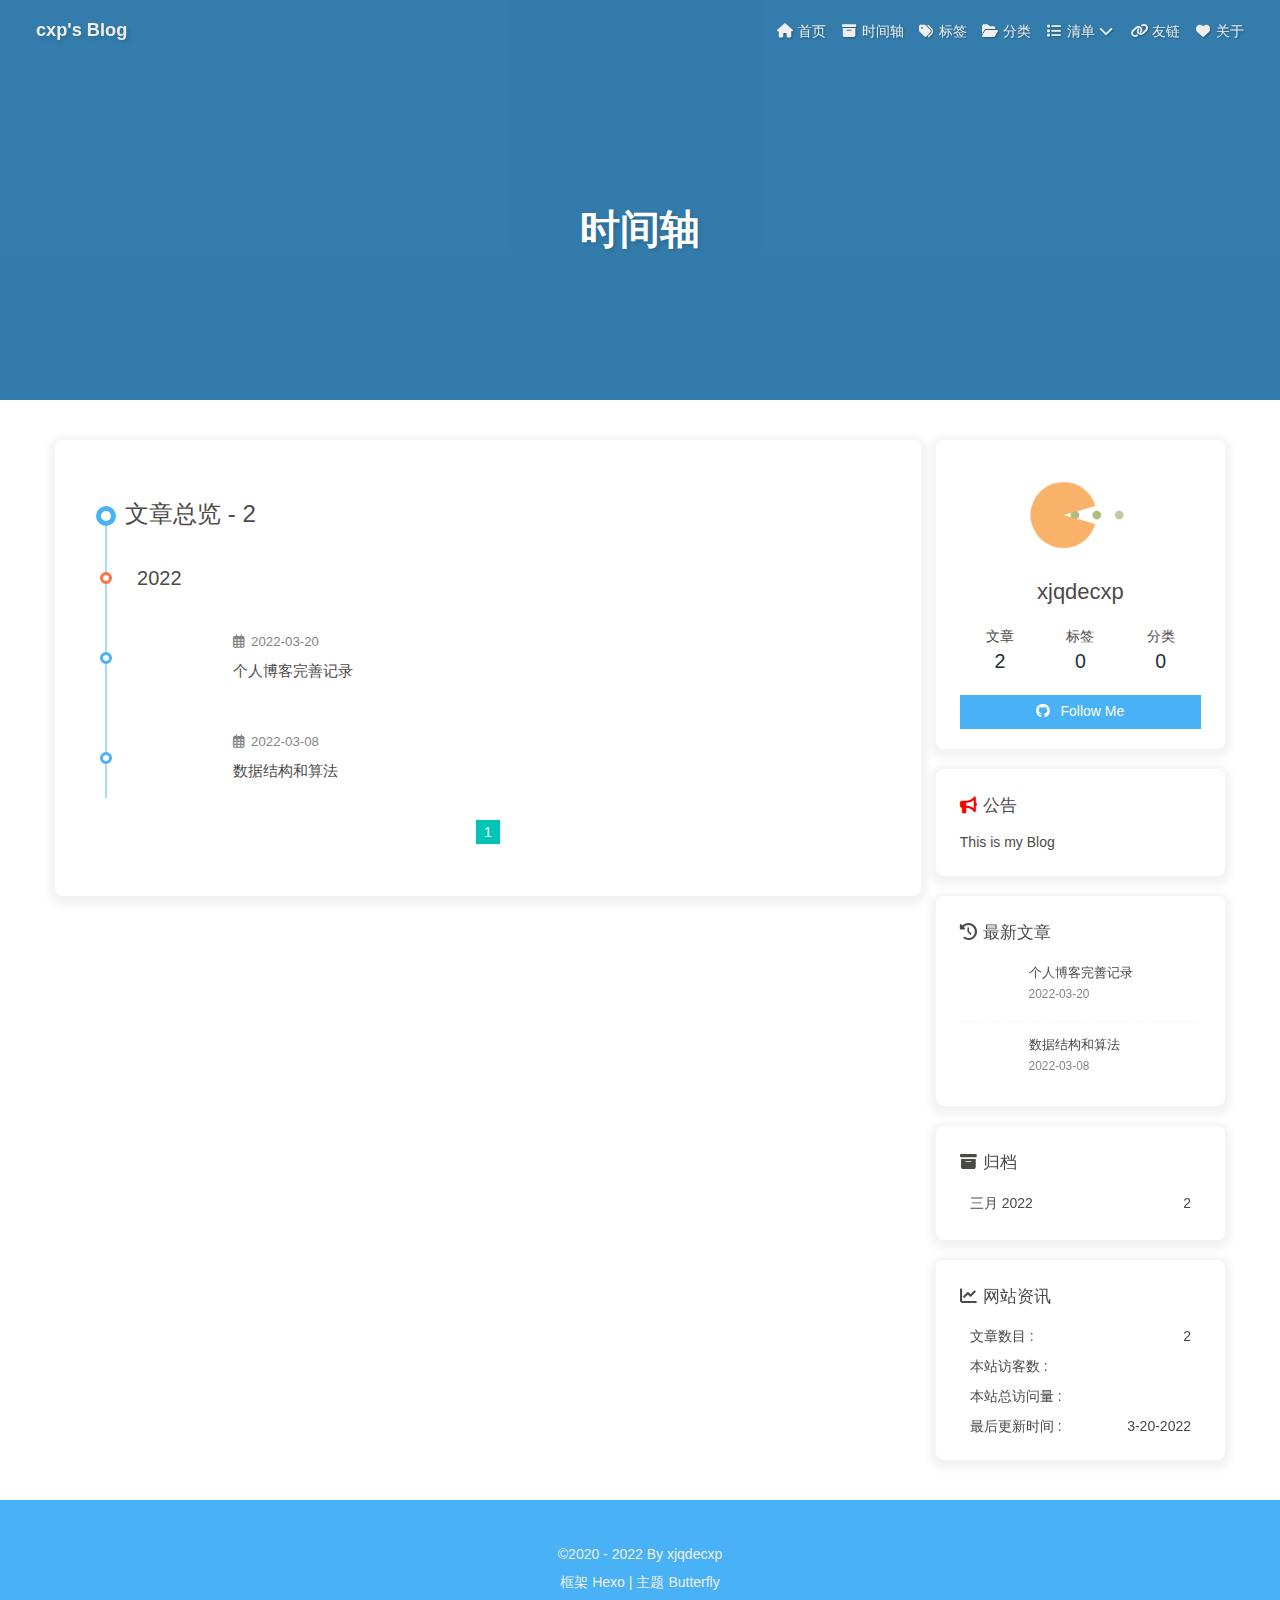
<file: archives/2022/index.html>
<!DOCTYPE html><html lang="[&quot;zh-CN&quot;,&quot;en&quot;,&quot;zh-HK&quot;,&quot;zh-TW&quot;,&quot;default&quot;]" data-theme="light"><head><meta charset="UTF-8"><meta http-equiv="X-UA-Compatible" content="IE=edge"><meta name="viewport" content="width=device-width, initial-scale=1.0, maximum-scale=1.0, user-scalable=no"><title>时间轴 | cxp's Blog</title><meta name="author" content="xjqdecxp"><meta name="copyright" content="xjqdecxp"><meta name="format-detection" content="telephone=no"><meta name="theme-color" content="#ffffff"><meta property="og:type" content="website">
<meta property="og:title" content="cxp&#39;s Blog">
<meta property="og:url" content="http://example.com/archives/2022/index.html">
<meta property="og:site_name" content="cxp&#39;s Blog">
<meta property="og:locale" content="zh_CN">
<meta property="og:image" content="https://i.loli.net/2021/02/24/5O1day2nriDzjSu.png">
<meta property="article:author" content="xjqdecxp">
<meta name="twitter:card" content="summary">
<meta name="twitter:image" content="https://i.loli.net/2021/02/24/5O1day2nriDzjSu.png"><link rel="shortcut icon" href="/img/favicon.png"><link rel="canonical" href="http://example.com/archives/2022/"><link rel="preconnect" href="//cdn.jsdelivr.net"/><link rel="preconnect" href="//busuanzi.ibruce.info"/><link rel="stylesheet" href="/css/index.css"><link rel="stylesheet" href="https://cdn.jsdelivr.net/npm/@fortawesome/fontawesome-free@6/css/all.min.css" media="print" onload="this.media='all'"><link rel="stylesheet" href="https://cdn.jsdelivr.net/npm/@fancyapps/ui/dist/fancybox.css" media="print" onload="this.media='all'"><script>const GLOBAL_CONFIG = { 
  root: '/',
  algolia: undefined,
  localSearch: undefined,
  translate: undefined,
  noticeOutdate: undefined,
  highlight: {"plugin":"highlighjs","highlightCopy":true,"highlightLang":true,"highlightHeightLimit":false},
  copy: {
    success: '复制成功',
    error: '复制错误',
    noSupport: '浏览器不支持'
  },
  relativeDate: {
    homepage: false,
    post: false
  },
  runtime: '',
  date_suffix: {
    just: '刚刚',
    min: '分钟前',
    hour: '小时前',
    day: '天前',
    month: '个月前'
  },
  copyright: undefined,
  lightbox: 'fancybox',
  Snackbar: undefined,
  source: {
    justifiedGallery: {
      js: 'https://cdn.jsdelivr.net/npm/flickr-justified-gallery@2/dist/fjGallery.min.js',
      css: 'https://cdn.jsdelivr.net/npm/flickr-justified-gallery@2/dist/fjGallery.min.css'
    }
  },
  isPhotoFigcaption: false,
  islazyload: false,
  isAnchor: false
}</script><script id="config-diff">var GLOBAL_CONFIG_SITE = {
  title: '时间轴',
  isPost: false,
  isHome: false,
  isHighlightShrink: false,
  isToc: false,
  postUpdate: '2022-03-20 16:11:42'
}</script><noscript><style type="text/css">
  #nav {
    opacity: 1
  }
  .justified-gallery img {
    opacity: 1
  }

  #recent-posts time,
  #post-meta time {
    display: inline !important
  }
</style></noscript><script>(win=>{
    win.saveToLocal = {
      set: function setWithExpiry(key, value, ttl) {
        if (ttl === 0) return
        const now = new Date()
        const expiryDay = ttl * 86400000
        const item = {
          value: value,
          expiry: now.getTime() + expiryDay,
        }
        localStorage.setItem(key, JSON.stringify(item))
      },

      get: function getWithExpiry(key) {
        const itemStr = localStorage.getItem(key)

        if (!itemStr) {
          return undefined
        }
        const item = JSON.parse(itemStr)
        const now = new Date()

        if (now.getTime() > item.expiry) {
          localStorage.removeItem(key)
          return undefined
        }
        return item.value
      }
    }
  
    win.getScript = url => new Promise((resolve, reject) => {
      const script = document.createElement('script')
      script.src = url
      script.async = true
      script.onerror = reject
      script.onload = script.onreadystatechange = function() {
        const loadState = this.readyState
        if (loadState && loadState !== 'loaded' && loadState !== 'complete') return
        script.onload = script.onreadystatechange = null
        resolve()
      }
      document.head.appendChild(script)
    })
  
      win.activateDarkMode = function () {
        document.documentElement.setAttribute('data-theme', 'dark')
        if (document.querySelector('meta[name="theme-color"]') !== null) {
          document.querySelector('meta[name="theme-color"]').setAttribute('content', '#0d0d0d')
        }
      }
      win.activateLightMode = function () {
        document.documentElement.setAttribute('data-theme', 'light')
        if (document.querySelector('meta[name="theme-color"]') !== null) {
          document.querySelector('meta[name="theme-color"]').setAttribute('content', '#ffffff')
        }
      }
      const t = saveToLocal.get('theme')
    
          if (t === 'dark') activateDarkMode()
          else if (t === 'light') activateLightMode()
        
      const asideStatus = saveToLocal.get('aside-status')
      if (asideStatus !== undefined) {
        if (asideStatus === 'hide') {
          document.documentElement.classList.add('hide-aside')
        } else {
          document.documentElement.classList.remove('hide-aside')
        }
      }
    
    const detectApple = () => {
      if(/iPad|iPhone|iPod|Macintosh/.test(navigator.userAgent)){
        document.documentElement.classList.add('apple')
      }
    }
    detectApple()
    })(window)</script><meta name="generator" content="Hexo 5.4.1"></head><body><div id="sidebar"><div id="menu-mask"></div><div id="sidebar-menus"><div class="avatar-img is-center"><img src="https://i.loli.net/2021/02/24/5O1day2nriDzjSu.png" onerror="onerror=null;src='/img/friend_404.gif'" alt="avatar"/></div><div class="site-data is-center"><div class="data-item"><a href="/archives/"><div class="headline">文章</div><div class="length-num">2</div></a></div><div class="data-item"><a href="/tags/"><div class="headline">标签</div><div class="length-num">0</div></a></div><div class="data-item"><a href="/categories/"><div class="headline">分类</div><div class="length-num">0</div></a></div></div><hr/><div class="menus_items"><div class="menus_item"><a class="site-page" href="/"><i class="fa-fw fas fa-home"></i><span> 首页</span></a></div><div class="menus_item"><a class="site-page" href="/archives/"><i class="fa-fw fas fa-archive"></i><span> 时间轴</span></a></div><div class="menus_item"><a class="site-page" href="/tags/"><i class="fa-fw fas fa-tags"></i><span> 标签</span></a></div><div class="menus_item"><a class="site-page" href="/categories/"><i class="fa-fw fas fa-folder-open"></i><span> 分类</span></a></div><div class="menus_item"><a class="site-page group" href="javascript:void(0);"><i class="fa-fw fas fa-list"></i><span> 清单</span><i class="fas fa-chevron-down"></i></a><ul class="menus_item_child"><li><a class="site-page child" href="/music/"><i class="fa-fw fas fa-music"></i><span> 音乐</span></a></li><li><a class="site-page child" href="/movies/"><i class="fa-fw fas fa-video"></i><span> 电影</span></a></li></ul></div><div class="menus_item"><a class="site-page" href="/link/"><i class="fa-fw fas fa-link"></i><span> 友链</span></a></div><div class="menus_item"><a class="site-page" href="/about/"><i class="fa-fw fas fa-heart"></i><span> 关于</span></a></div></div></div></div><div class="page" id="body-wrap"><header class="not-home-page" id="page-header"><nav id="nav"><span id="blog_name"><a id="site-name" href="/">cxp's Blog</a></span><div id="menus"><div class="menus_items"><div class="menus_item"><a class="site-page" href="/"><i class="fa-fw fas fa-home"></i><span> 首页</span></a></div><div class="menus_item"><a class="site-page" href="/archives/"><i class="fa-fw fas fa-archive"></i><span> 时间轴</span></a></div><div class="menus_item"><a class="site-page" href="/tags/"><i class="fa-fw fas fa-tags"></i><span> 标签</span></a></div><div class="menus_item"><a class="site-page" href="/categories/"><i class="fa-fw fas fa-folder-open"></i><span> 分类</span></a></div><div class="menus_item"><a class="site-page group" href="javascript:void(0);"><i class="fa-fw fas fa-list"></i><span> 清单</span><i class="fas fa-chevron-down"></i></a><ul class="menus_item_child"><li><a class="site-page child" href="/music/"><i class="fa-fw fas fa-music"></i><span> 音乐</span></a></li><li><a class="site-page child" href="/movies/"><i class="fa-fw fas fa-video"></i><span> 电影</span></a></li></ul></div><div class="menus_item"><a class="site-page" href="/link/"><i class="fa-fw fas fa-link"></i><span> 友链</span></a></div><div class="menus_item"><a class="site-page" href="/about/"><i class="fa-fw fas fa-heart"></i><span> 关于</span></a></div></div><div id="toggle-menu"><a class="site-page"><i class="fas fa-bars fa-fw"></i></a></div></div></nav><div id="page-site-info"><h1 id="site-title">时间轴</h1></div></header><main class="layout" id="content-inner"><div id="archive"><div class="article-sort-title">文章总览 - 2</div><div class="article-sort"><div class="article-sort-item year">2022</div><div class="article-sort-item"><a class="article-sort-item-img" href="/2022/03/20/%E4%B8%AA%E4%BA%BA%E5%8D%9A%E5%AE%A2%E5%AE%8C%E5%96%84%E8%AE%B0%E5%BD%95/" title="个人博客完善记录"><img src="[data-uri]" alt="个人博客完善记录" onerror="this.onerror=null;this.src='/img/404.jpg'"></a><div class="article-sort-item-info"><div class="article-sort-item-time"><i class="far fa-calendar-alt"></i><time class="post-meta-date-created" datetime="2022-03-20T07:54:00.000Z" title="发表于 2022-03-20 15:54:00">2022-03-20</time></div><a class="article-sort-item-title" href="/2022/03/20/%E4%B8%AA%E4%BA%BA%E5%8D%9A%E5%AE%A2%E5%AE%8C%E5%96%84%E8%AE%B0%E5%BD%95/" title="个人博客完善记录">个人博客完善记录</a></div></div><div class="article-sort-item"><a class="article-sort-item-img" href="/2022/03/08/yedn39/" title="数据结构和算法"><img src="[data-uri]" alt="数据结构和算法" onerror="this.onerror=null;this.src='/img/404.jpg'"></a><div class="article-sort-item-info"><div class="article-sort-item-time"><i class="far fa-calendar-alt"></i><time class="post-meta-date-created" datetime="2022-03-08T03:41:47.000Z" title="发表于 2022-03-08 11:41:47">2022-03-08</time></div><a class="article-sort-item-title" href="/2022/03/08/yedn39/" title="数据结构和算法">数据结构和算法</a></div></div></div><nav id="pagination"><div class="pagination"><span class="page-number current">1</span></div></nav></div><div class="aside-content" id="aside-content"><div class="card-widget card-info"><div class="is-center"><div class="avatar-img"><img src="https://i.loli.net/2021/02/24/5O1day2nriDzjSu.png" onerror="this.onerror=null;this.src='/img/friend_404.gif'" alt="avatar"/></div><div class="author-info__name">xjqdecxp</div><div class="author-info__description"></div></div><div class="card-info-data is-center"><div class="card-info-data-item"><a href="/archives/"><div class="headline">文章</div><div class="length-num">2</div></a></div><div class="card-info-data-item"><a href="/tags/"><div class="headline">标签</div><div class="length-num">0</div></a></div><div class="card-info-data-item"><a href="/categories/"><div class="headline">分类</div><div class="length-num">0</div></a></div></div><a id="card-info-btn" target="_blank" rel="noopener" href="https://github.com/xxxxxx"><i class="fab fa-github"></i><span>Follow Me</span></a></div><div class="card-widget card-announcement"><div class="item-headline"><i class="fas fa-bullhorn fa-shake"></i><span>公告</span></div><div class="announcement_content">This is my Blog</div></div><div class="sticky_layout"><div class="card-widget card-recent-post"><div class="item-headline"><i class="fas fa-history"></i><span>最新文章</span></div><div class="aside-list"><div class="aside-list-item"><a class="thumbnail" href="/2022/03/20/%E4%B8%AA%E4%BA%BA%E5%8D%9A%E5%AE%A2%E5%AE%8C%E5%96%84%E8%AE%B0%E5%BD%95/" title="个人博客完善记录"><img src="[data-uri]" onerror="this.onerror=null;this.src='/img/404.jpg'" alt="个人博客完善记录"/></a><div class="content"><a class="title" href="/2022/03/20/%E4%B8%AA%E4%BA%BA%E5%8D%9A%E5%AE%A2%E5%AE%8C%E5%96%84%E8%AE%B0%E5%BD%95/" title="个人博客完善记录">个人博客完善记录</a><time datetime="2022-03-20T07:54:00.000Z" title="发表于 2022-03-20 15:54:00">2022-03-20</time></div></div><div class="aside-list-item"><a class="thumbnail" href="/2022/03/08/yedn39/" title="数据结构和算法"><img src="[data-uri]" onerror="this.onerror=null;this.src='/img/404.jpg'" alt="数据结构和算法"/></a><div class="content"><a class="title" href="/2022/03/08/yedn39/" title="数据结构和算法">数据结构和算法</a><time datetime="2022-03-08T03:41:47.000Z" title="发表于 2022-03-08 11:41:47">2022-03-08</time></div></div></div></div><div class="card-widget card-archives"><div class="item-headline"><i class="fas fa-archive"></i><span>归档</span></div><ul class="card-archive-list"><li class="card-archive-list-item"><a class="card-archive-list-link" href="/archives/2022/03/"><span class="card-archive-list-date">三月 2022</span><span class="card-archive-list-count">2</span></a></li></ul></div><div class="card-widget card-webinfo"><div class="item-headline"><i class="fas fa-chart-line"></i><span>网站资讯</span></div><div class="webinfo"><div class="webinfo-item"><div class="item-name">文章数目 :</div><div class="item-count">2</div></div><div class="webinfo-item"><div class="item-name">本站访客数 :</div><div class="item-count" id="busuanzi_value_site_uv"></div></div><div class="webinfo-item"><div class="item-name">本站总访问量 :</div><div class="item-count" id="busuanzi_value_site_pv"></div></div><div class="webinfo-item"><div class="item-name">最后更新时间 :</div><div class="item-count" id="last-push-date" data-lastPushDate="2022-03-20T08:11:42.917Z"></div></div></div></div></div></div></main><footer id="footer"><div id="footer-wrap"><div class="copyright">&copy;2020 - 2022 By xjqdecxp</div><div class="framework-info"><span>框架 </span><a target="_blank" rel="noopener" href="https://hexo.io">Hexo</a><span class="footer-separator">|</span><span>主题 </span><a target="_blank" rel="noopener" href="https://github.com/jerryc127/hexo-theme-butterfly">Butterfly</a></div></div></footer></div><div id="rightside"><div id="rightside-config-hide"><button id="darkmode" type="button" title="浅色和深色模式转换"><i class="fas fa-adjust"></i></button><button id="hide-aside-btn" type="button" title="单栏和双栏切换"><i class="fas fa-arrows-alt-h"></i></button></div><div id="rightside-config-show"><button id="rightside_config" type="button" title="设置"><i class="fas fa-cog fa-spin"></i></button><button id="go-up" type="button" title="回到顶部"><i class="fas fa-arrow-up"></i></button></div></div><div><script src="/js/utils.js"></script><script src="/js/main.js"></script><script src="https://cdn.jsdelivr.net/npm/@fancyapps/ui/dist/fancybox.umd.js"></script><div class="js-pjax"></div><script async data-pjax src="//busuanzi.ibruce.info/busuanzi/2.3/busuanzi.pure.mini.js"></script></div></body></html>
</file>
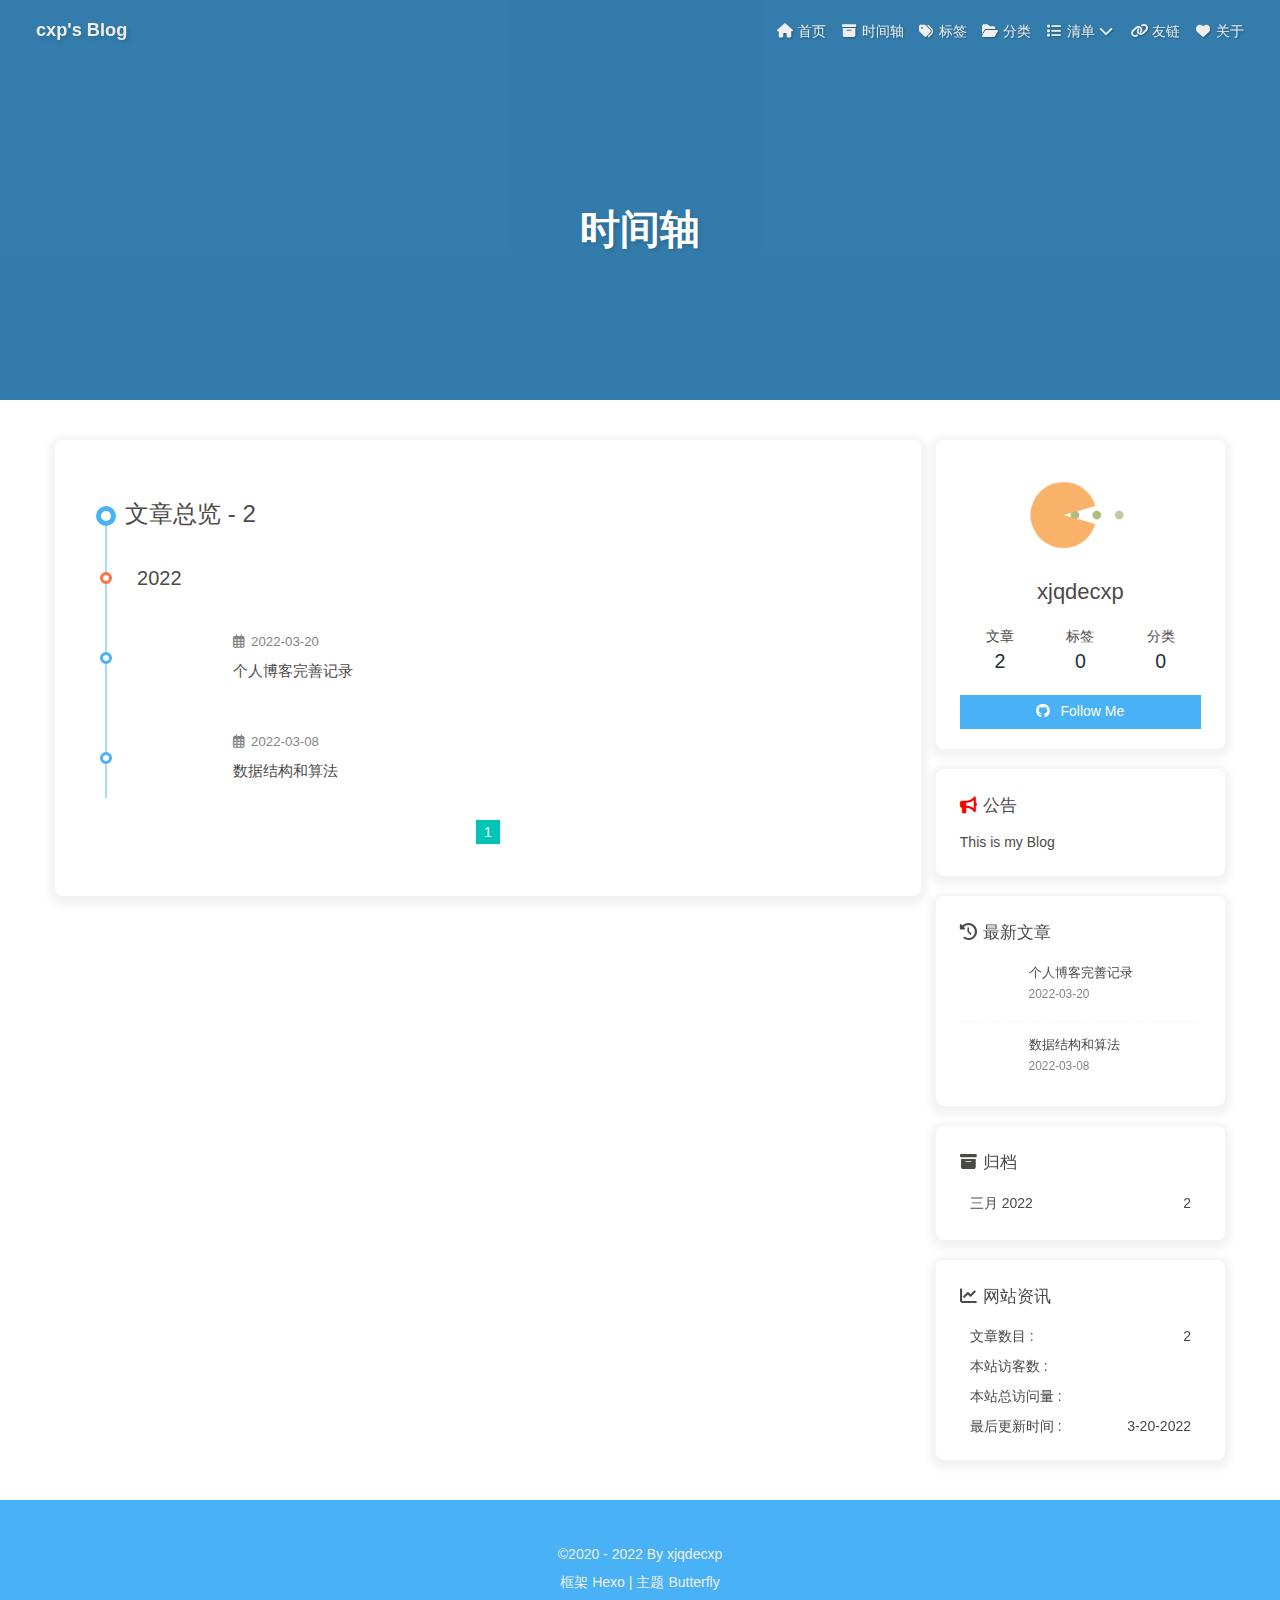
<file: archives/2022/03/index.html>
<!DOCTYPE html><html lang="[&quot;zh-CN&quot;,&quot;en&quot;,&quot;zh-HK&quot;,&quot;zh-TW&quot;,&quot;default&quot;]" data-theme="light"><head><meta charset="UTF-8"><meta http-equiv="X-UA-Compatible" content="IE=edge"><meta name="viewport" content="width=device-width, initial-scale=1.0, maximum-scale=1.0, user-scalable=no"><title>时间轴 | cxp's Blog</title><meta name="author" content="xjqdecxp"><meta name="copyright" content="xjqdecxp"><meta name="format-detection" content="telephone=no"><meta name="theme-color" content="#ffffff"><meta property="og:type" content="website">
<meta property="og:title" content="cxp&#39;s Blog">
<meta property="og:url" content="http://example.com/archives/2022/03/index.html">
<meta property="og:site_name" content="cxp&#39;s Blog">
<meta property="og:locale" content="zh_CN">
<meta property="og:image" content="https://i.loli.net/2021/02/24/5O1day2nriDzjSu.png">
<meta property="article:author" content="xjqdecxp">
<meta name="twitter:card" content="summary">
<meta name="twitter:image" content="https://i.loli.net/2021/02/24/5O1day2nriDzjSu.png"><link rel="shortcut icon" href="/img/favicon.png"><link rel="canonical" href="http://example.com/archives/2022/03/"><link rel="preconnect" href="//cdn.jsdelivr.net"/><link rel="preconnect" href="//busuanzi.ibruce.info"/><link rel="stylesheet" href="/css/index.css"><link rel="stylesheet" href="https://cdn.jsdelivr.net/npm/@fortawesome/fontawesome-free@6/css/all.min.css" media="print" onload="this.media='all'"><link rel="stylesheet" href="https://cdn.jsdelivr.net/npm/@fancyapps/ui/dist/fancybox.css" media="print" onload="this.media='all'"><script>const GLOBAL_CONFIG = { 
  root: '/',
  algolia: undefined,
  localSearch: undefined,
  translate: undefined,
  noticeOutdate: undefined,
  highlight: {"plugin":"highlighjs","highlightCopy":true,"highlightLang":true,"highlightHeightLimit":false},
  copy: {
    success: '复制成功',
    error: '复制错误',
    noSupport: '浏览器不支持'
  },
  relativeDate: {
    homepage: false,
    post: false
  },
  runtime: '',
  date_suffix: {
    just: '刚刚',
    min: '分钟前',
    hour: '小时前',
    day: '天前',
    month: '个月前'
  },
  copyright: undefined,
  lightbox: 'fancybox',
  Snackbar: undefined,
  source: {
    justifiedGallery: {
      js: 'https://cdn.jsdelivr.net/npm/flickr-justified-gallery@2/dist/fjGallery.min.js',
      css: 'https://cdn.jsdelivr.net/npm/flickr-justified-gallery@2/dist/fjGallery.min.css'
    }
  },
  isPhotoFigcaption: false,
  islazyload: false,
  isAnchor: false
}</script><script id="config-diff">var GLOBAL_CONFIG_SITE = {
  title: '时间轴',
  isPost: false,
  isHome: false,
  isHighlightShrink: false,
  isToc: false,
  postUpdate: '2022-03-20 16:11:42'
}</script><noscript><style type="text/css">
  #nav {
    opacity: 1
  }
  .justified-gallery img {
    opacity: 1
  }

  #recent-posts time,
  #post-meta time {
    display: inline !important
  }
</style></noscript><script>(win=>{
    win.saveToLocal = {
      set: function setWithExpiry(key, value, ttl) {
        if (ttl === 0) return
        const now = new Date()
        const expiryDay = ttl * 86400000
        const item = {
          value: value,
          expiry: now.getTime() + expiryDay,
        }
        localStorage.setItem(key, JSON.stringify(item))
      },

      get: function getWithExpiry(key) {
        const itemStr = localStorage.getItem(key)

        if (!itemStr) {
          return undefined
        }
        const item = JSON.parse(itemStr)
        const now = new Date()

        if (now.getTime() > item.expiry) {
          localStorage.removeItem(key)
          return undefined
        }
        return item.value
      }
    }
  
    win.getScript = url => new Promise((resolve, reject) => {
      const script = document.createElement('script')
      script.src = url
      script.async = true
      script.onerror = reject
      script.onload = script.onreadystatechange = function() {
        const loadState = this.readyState
        if (loadState && loadState !== 'loaded' && loadState !== 'complete') return
        script.onload = script.onreadystatechange = null
        resolve()
      }
      document.head.appendChild(script)
    })
  
      win.activateDarkMode = function () {
        document.documentElement.setAttribute('data-theme', 'dark')
        if (document.querySelector('meta[name="theme-color"]') !== null) {
          document.querySelector('meta[name="theme-color"]').setAttribute('content', '#0d0d0d')
        }
      }
      win.activateLightMode = function () {
        document.documentElement.setAttribute('data-theme', 'light')
        if (document.querySelector('meta[name="theme-color"]') !== null) {
          document.querySelector('meta[name="theme-color"]').setAttribute('content', '#ffffff')
        }
      }
      const t = saveToLocal.get('theme')
    
          if (t === 'dark') activateDarkMode()
          else if (t === 'light') activateLightMode()
        
      const asideStatus = saveToLocal.get('aside-status')
      if (asideStatus !== undefined) {
        if (asideStatus === 'hide') {
          document.documentElement.classList.add('hide-aside')
        } else {
          document.documentElement.classList.remove('hide-aside')
        }
      }
    
    const detectApple = () => {
      if(/iPad|iPhone|iPod|Macintosh/.test(navigator.userAgent)){
        document.documentElement.classList.add('apple')
      }
    }
    detectApple()
    })(window)</script><meta name="generator" content="Hexo 5.4.1"></head><body><div id="sidebar"><div id="menu-mask"></div><div id="sidebar-menus"><div class="avatar-img is-center"><img src="https://i.loli.net/2021/02/24/5O1day2nriDzjSu.png" onerror="onerror=null;src='/img/friend_404.gif'" alt="avatar"/></div><div class="site-data is-center"><div class="data-item"><a href="/archives/"><div class="headline">文章</div><div class="length-num">2</div></a></div><div class="data-item"><a href="/tags/"><div class="headline">标签</div><div class="length-num">0</div></a></div><div class="data-item"><a href="/categories/"><div class="headline">分类</div><div class="length-num">0</div></a></div></div><hr/><div class="menus_items"><div class="menus_item"><a class="site-page" href="/"><i class="fa-fw fas fa-home"></i><span> 首页</span></a></div><div class="menus_item"><a class="site-page" href="/archives/"><i class="fa-fw fas fa-archive"></i><span> 时间轴</span></a></div><div class="menus_item"><a class="site-page" href="/tags/"><i class="fa-fw fas fa-tags"></i><span> 标签</span></a></div><div class="menus_item"><a class="site-page" href="/categories/"><i class="fa-fw fas fa-folder-open"></i><span> 分类</span></a></div><div class="menus_item"><a class="site-page group" href="javascript:void(0);"><i class="fa-fw fas fa-list"></i><span> 清单</span><i class="fas fa-chevron-down"></i></a><ul class="menus_item_child"><li><a class="site-page child" href="/music/"><i class="fa-fw fas fa-music"></i><span> 音乐</span></a></li><li><a class="site-page child" href="/movies/"><i class="fa-fw fas fa-video"></i><span> 电影</span></a></li></ul></div><div class="menus_item"><a class="site-page" href="/link/"><i class="fa-fw fas fa-link"></i><span> 友链</span></a></div><div class="menus_item"><a class="site-page" href="/about/"><i class="fa-fw fas fa-heart"></i><span> 关于</span></a></div></div></div></div><div class="page" id="body-wrap"><header class="not-home-page" id="page-header"><nav id="nav"><span id="blog_name"><a id="site-name" href="/">cxp's Blog</a></span><div id="menus"><div class="menus_items"><div class="menus_item"><a class="site-page" href="/"><i class="fa-fw fas fa-home"></i><span> 首页</span></a></div><div class="menus_item"><a class="site-page" href="/archives/"><i class="fa-fw fas fa-archive"></i><span> 时间轴</span></a></div><div class="menus_item"><a class="site-page" href="/tags/"><i class="fa-fw fas fa-tags"></i><span> 标签</span></a></div><div class="menus_item"><a class="site-page" href="/categories/"><i class="fa-fw fas fa-folder-open"></i><span> 分类</span></a></div><div class="menus_item"><a class="site-page group" href="javascript:void(0);"><i class="fa-fw fas fa-list"></i><span> 清单</span><i class="fas fa-chevron-down"></i></a><ul class="menus_item_child"><li><a class="site-page child" href="/music/"><i class="fa-fw fas fa-music"></i><span> 音乐</span></a></li><li><a class="site-page child" href="/movies/"><i class="fa-fw fas fa-video"></i><span> 电影</span></a></li></ul></div><div class="menus_item"><a class="site-page" href="/link/"><i class="fa-fw fas fa-link"></i><span> 友链</span></a></div><div class="menus_item"><a class="site-page" href="/about/"><i class="fa-fw fas fa-heart"></i><span> 关于</span></a></div></div><div id="toggle-menu"><a class="site-page"><i class="fas fa-bars fa-fw"></i></a></div></div></nav><div id="page-site-info"><h1 id="site-title">时间轴</h1></div></header><main class="layout" id="content-inner"><div id="archive"><div class="article-sort-title">文章总览 - 2</div><div class="article-sort"><div class="article-sort-item year">2022</div><div class="article-sort-item"><a class="article-sort-item-img" href="/2022/03/20/%E4%B8%AA%E4%BA%BA%E5%8D%9A%E5%AE%A2%E5%AE%8C%E5%96%84%E8%AE%B0%E5%BD%95/" title="个人博客完善记录"><img src="[data-uri]" alt="个人博客完善记录" onerror="this.onerror=null;this.src='/img/404.jpg'"></a><div class="article-sort-item-info"><div class="article-sort-item-time"><i class="far fa-calendar-alt"></i><time class="post-meta-date-created" datetime="2022-03-20T07:54:00.000Z" title="发表于 2022-03-20 15:54:00">2022-03-20</time></div><a class="article-sort-item-title" href="/2022/03/20/%E4%B8%AA%E4%BA%BA%E5%8D%9A%E5%AE%A2%E5%AE%8C%E5%96%84%E8%AE%B0%E5%BD%95/" title="个人博客完善记录">个人博客完善记录</a></div></div><div class="article-sort-item"><a class="article-sort-item-img" href="/2022/03/08/yedn39/" title="数据结构和算法"><img src="[data-uri]" alt="数据结构和算法" onerror="this.onerror=null;this.src='/img/404.jpg'"></a><div class="article-sort-item-info"><div class="article-sort-item-time"><i class="far fa-calendar-alt"></i><time class="post-meta-date-created" datetime="2022-03-08T03:41:47.000Z" title="发表于 2022-03-08 11:41:47">2022-03-08</time></div><a class="article-sort-item-title" href="/2022/03/08/yedn39/" title="数据结构和算法">数据结构和算法</a></div></div></div><nav id="pagination"><div class="pagination"><span class="page-number current">1</span></div></nav></div><div class="aside-content" id="aside-content"><div class="card-widget card-info"><div class="is-center"><div class="avatar-img"><img src="https://i.loli.net/2021/02/24/5O1day2nriDzjSu.png" onerror="this.onerror=null;this.src='/img/friend_404.gif'" alt="avatar"/></div><div class="author-info__name">xjqdecxp</div><div class="author-info__description"></div></div><div class="card-info-data is-center"><div class="card-info-data-item"><a href="/archives/"><div class="headline">文章</div><div class="length-num">2</div></a></div><div class="card-info-data-item"><a href="/tags/"><div class="headline">标签</div><div class="length-num">0</div></a></div><div class="card-info-data-item"><a href="/categories/"><div class="headline">分类</div><div class="length-num">0</div></a></div></div><a id="card-info-btn" target="_blank" rel="noopener" href="https://github.com/xxxxxx"><i class="fab fa-github"></i><span>Follow Me</span></a></div><div class="card-widget card-announcement"><div class="item-headline"><i class="fas fa-bullhorn fa-shake"></i><span>公告</span></div><div class="announcement_content">This is my Blog</div></div><div class="sticky_layout"><div class="card-widget card-recent-post"><div class="item-headline"><i class="fas fa-history"></i><span>最新文章</span></div><div class="aside-list"><div class="aside-list-item"><a class="thumbnail" href="/2022/03/20/%E4%B8%AA%E4%BA%BA%E5%8D%9A%E5%AE%A2%E5%AE%8C%E5%96%84%E8%AE%B0%E5%BD%95/" title="个人博客完善记录"><img src="[data-uri]" onerror="this.onerror=null;this.src='/img/404.jpg'" alt="个人博客完善记录"/></a><div class="content"><a class="title" href="/2022/03/20/%E4%B8%AA%E4%BA%BA%E5%8D%9A%E5%AE%A2%E5%AE%8C%E5%96%84%E8%AE%B0%E5%BD%95/" title="个人博客完善记录">个人博客完善记录</a><time datetime="2022-03-20T07:54:00.000Z" title="发表于 2022-03-20 15:54:00">2022-03-20</time></div></div><div class="aside-list-item"><a class="thumbnail" href="/2022/03/08/yedn39/" title="数据结构和算法"><img src="[data-uri]" onerror="this.onerror=null;this.src='/img/404.jpg'" alt="数据结构和算法"/></a><div class="content"><a class="title" href="/2022/03/08/yedn39/" title="数据结构和算法">数据结构和算法</a><time datetime="2022-03-08T03:41:47.000Z" title="发表于 2022-03-08 11:41:47">2022-03-08</time></div></div></div></div><div class="card-widget card-archives"><div class="item-headline"><i class="fas fa-archive"></i><span>归档</span></div><ul class="card-archive-list"><li class="card-archive-list-item"><a class="card-archive-list-link" href="/archives/2022/03/"><span class="card-archive-list-date">三月 2022</span><span class="card-archive-list-count">2</span></a></li></ul></div><div class="card-widget card-webinfo"><div class="item-headline"><i class="fas fa-chart-line"></i><span>网站资讯</span></div><div class="webinfo"><div class="webinfo-item"><div class="item-name">文章数目 :</div><div class="item-count">2</div></div><div class="webinfo-item"><div class="item-name">本站访客数 :</div><div class="item-count" id="busuanzi_value_site_uv"></div></div><div class="webinfo-item"><div class="item-name">本站总访问量 :</div><div class="item-count" id="busuanzi_value_site_pv"></div></div><div class="webinfo-item"><div class="item-name">最后更新时间 :</div><div class="item-count" id="last-push-date" data-lastPushDate="2022-03-20T08:11:42.917Z"></div></div></div></div></div></div></main><footer id="footer"><div id="footer-wrap"><div class="copyright">&copy;2020 - 2022 By xjqdecxp</div><div class="framework-info"><span>框架 </span><a target="_blank" rel="noopener" href="https://hexo.io">Hexo</a><span class="footer-separator">|</span><span>主题 </span><a target="_blank" rel="noopener" href="https://github.com/jerryc127/hexo-theme-butterfly">Butterfly</a></div></div></footer></div><div id="rightside"><div id="rightside-config-hide"><button id="darkmode" type="button" title="浅色和深色模式转换"><i class="fas fa-adjust"></i></button><button id="hide-aside-btn" type="button" title="单栏和双栏切换"><i class="fas fa-arrows-alt-h"></i></button></div><div id="rightside-config-show"><button id="rightside_config" type="button" title="设置"><i class="fas fa-cog fa-spin"></i></button><button id="go-up" type="button" title="回到顶部"><i class="fas fa-arrow-up"></i></button></div></div><div><script src="/js/utils.js"></script><script src="/js/main.js"></script><script src="https://cdn.jsdelivr.net/npm/@fancyapps/ui/dist/fancybox.umd.js"></script><div class="js-pjax"></div><script async data-pjax src="//busuanzi.ibruce.info/busuanzi/2.3/busuanzi.pure.mini.js"></script></div></body></html>
</file>
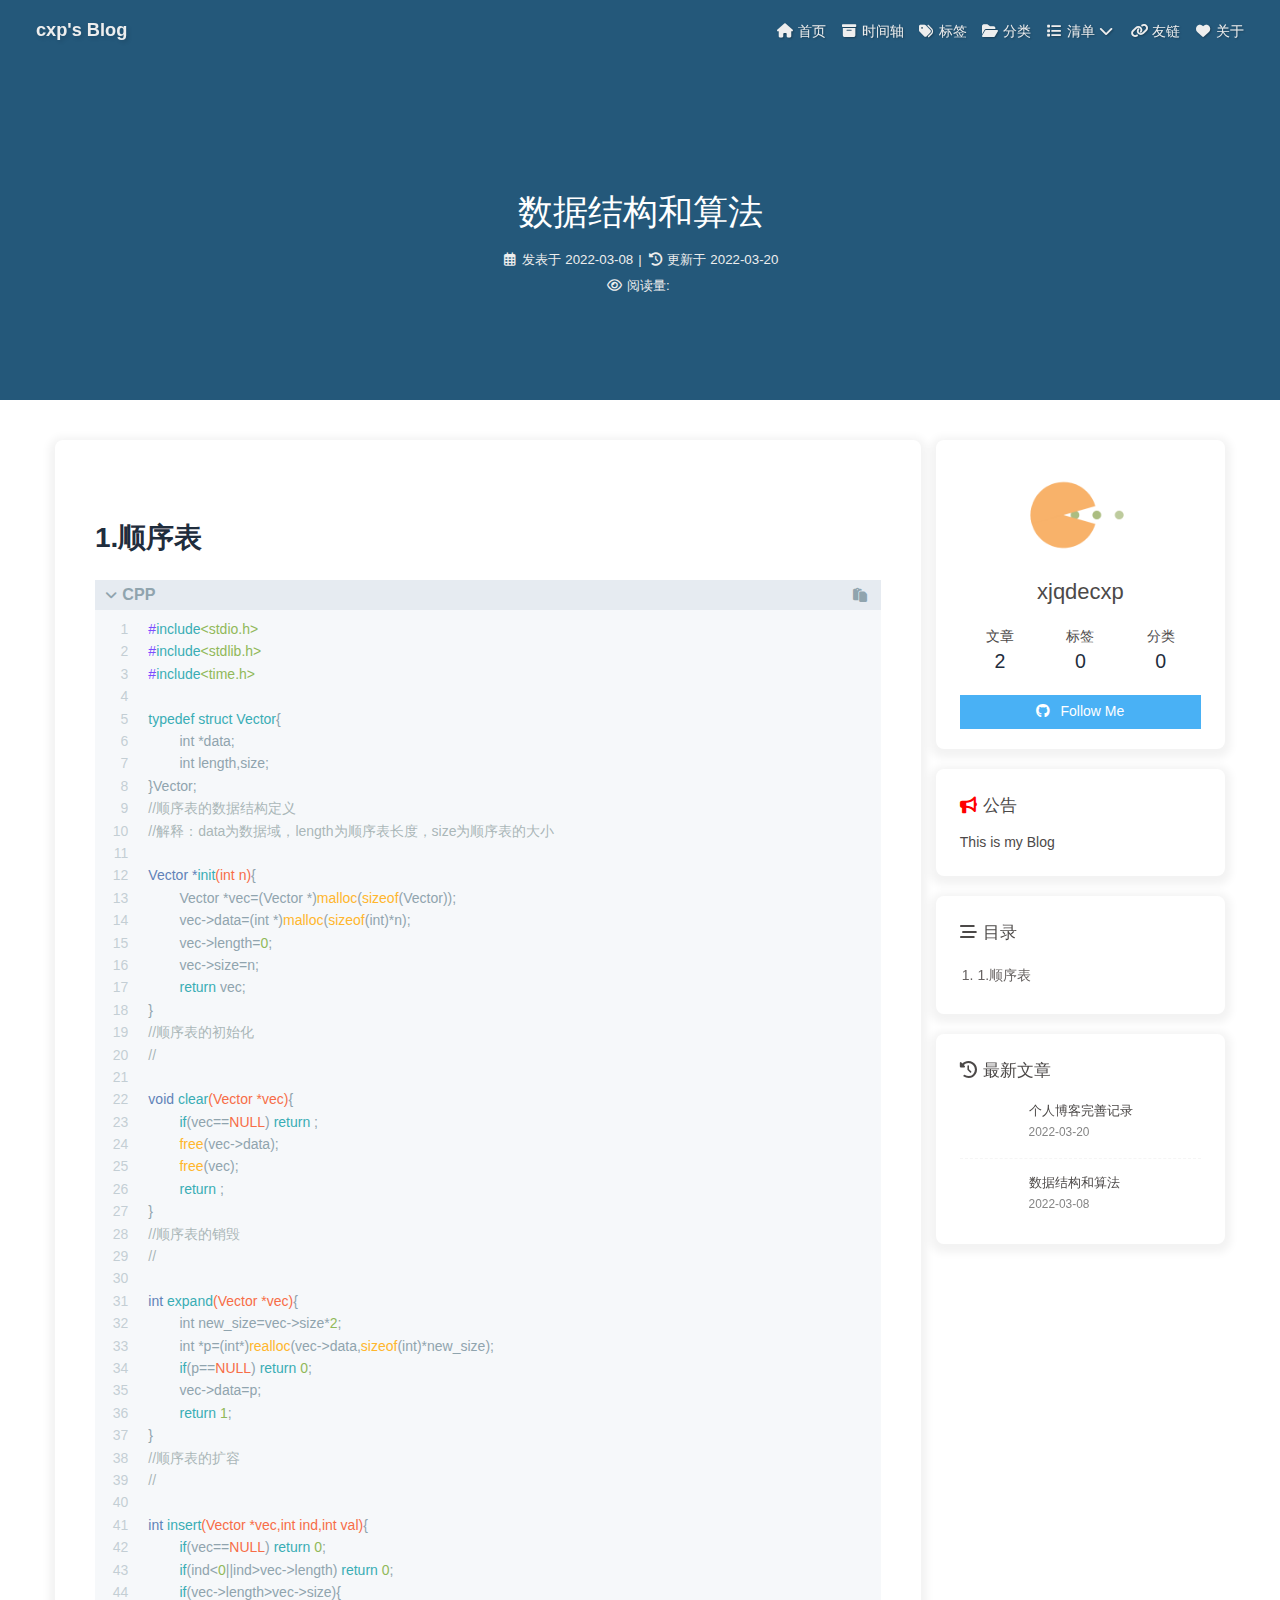
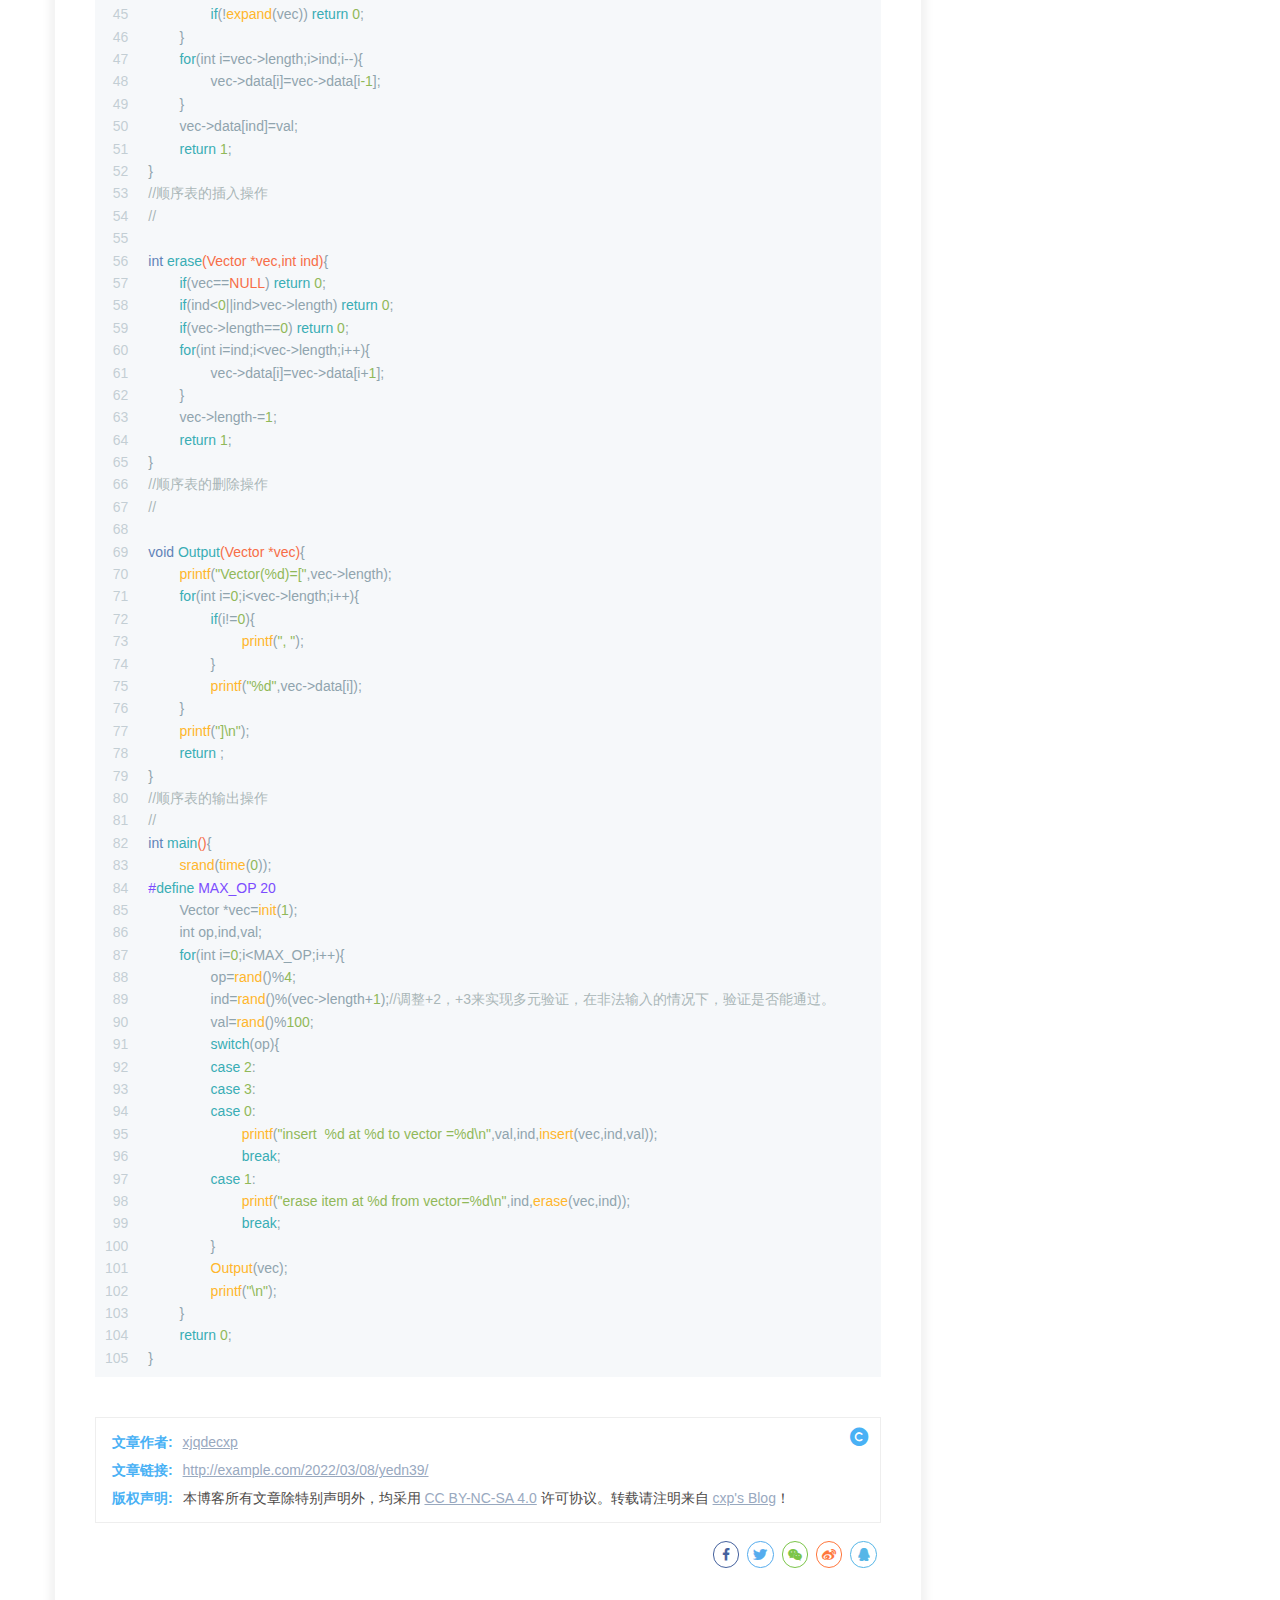
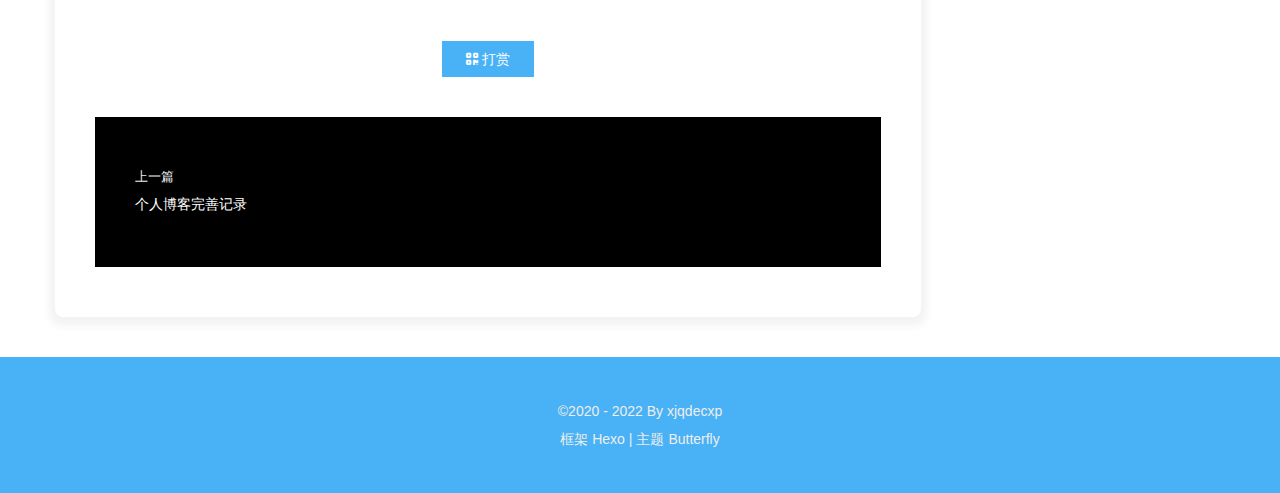
<file: 2022/03/08/yedn39/index.html>
<!DOCTYPE html><html lang="[&quot;zh-CN&quot;,&quot;en&quot;,&quot;zh-HK&quot;,&quot;zh-TW&quot;,&quot;default&quot;]" data-theme="light"><head><meta charset="UTF-8"><meta http-equiv="X-UA-Compatible" content="IE=edge"><meta name="viewport" content="width=device-width, initial-scale=1.0, maximum-scale=1.0, user-scalable=no"><title>数据结构和算法 | cxp's Blog</title><meta name="author" content="xjqdecxp"><meta name="copyright" content="xjqdecxp"><meta name="format-detection" content="telephone=no"><meta name="theme-color" content="#ffffff"><meta name="description" content="数据结构模板及相关算法">
<meta property="og:type" content="article">
<meta property="og:title" content="数据结构和算法">
<meta property="og:url" content="http://example.com/2022/03/08/yedn39/index.html">
<meta property="og:site_name" content="cxp&#39;s Blog">
<meta property="og:description" content="数据结构模板及相关算法">
<meta property="og:locale" content="zh_CN">
<meta property="og:image" content="[data-uri]">
<meta property="article:published_time" content="2022-03-08T03:41:47.000Z">
<meta property="article:modified_time" content="2022-03-20T07:41:42.837Z">
<meta property="article:author" content="xjqdecxp">
<meta name="twitter:card" content="summary">
<meta name="twitter:image" content="[data-uri]"><link rel="shortcut icon" href="/img/favicon.png"><link rel="canonical" href="http://example.com/2022/03/08/yedn39/"><link rel="preconnect" href="//cdn.jsdelivr.net"/><link rel="preconnect" href="//busuanzi.ibruce.info"/><link rel="stylesheet" href="/css/index.css"><link rel="stylesheet" href="https://cdn.jsdelivr.net/npm/@fortawesome/fontawesome-free@6/css/all.min.css" media="print" onload="this.media='all'"><link rel="stylesheet" href="https://cdn.jsdelivr.net/npm/@fancyapps/ui/dist/fancybox.css" media="print" onload="this.media='all'"><script>const GLOBAL_CONFIG = { 
  root: '/',
  algolia: undefined,
  localSearch: undefined,
  translate: undefined,
  noticeOutdate: undefined,
  highlight: {"plugin":"highlighjs","highlightCopy":true,"highlightLang":true,"highlightHeightLimit":false},
  copy: {
    success: '复制成功',
    error: '复制错误',
    noSupport: '浏览器不支持'
  },
  relativeDate: {
    homepage: false,
    post: false
  },
  runtime: '',
  date_suffix: {
    just: '刚刚',
    min: '分钟前',
    hour: '小时前',
    day: '天前',
    month: '个月前'
  },
  copyright: undefined,
  lightbox: 'fancybox',
  Snackbar: undefined,
  source: {
    justifiedGallery: {
      js: 'https://cdn.jsdelivr.net/npm/flickr-justified-gallery@2/dist/fjGallery.min.js',
      css: 'https://cdn.jsdelivr.net/npm/flickr-justified-gallery@2/dist/fjGallery.min.css'
    }
  },
  isPhotoFigcaption: false,
  islazyload: false,
  isAnchor: false
}</script><script id="config-diff">var GLOBAL_CONFIG_SITE = {
  title: '数据结构和算法',
  isPost: true,
  isHome: false,
  isHighlightShrink: false,
  isToc: true,
  postUpdate: '2022-03-20 15:41:42'
}</script><noscript><style type="text/css">
  #nav {
    opacity: 1
  }
  .justified-gallery img {
    opacity: 1
  }

  #recent-posts time,
  #post-meta time {
    display: inline !important
  }
</style></noscript><script>(win=>{
    win.saveToLocal = {
      set: function setWithExpiry(key, value, ttl) {
        if (ttl === 0) return
        const now = new Date()
        const expiryDay = ttl * 86400000
        const item = {
          value: value,
          expiry: now.getTime() + expiryDay,
        }
        localStorage.setItem(key, JSON.stringify(item))
      },

      get: function getWithExpiry(key) {
        const itemStr = localStorage.getItem(key)

        if (!itemStr) {
          return undefined
        }
        const item = JSON.parse(itemStr)
        const now = new Date()

        if (now.getTime() > item.expiry) {
          localStorage.removeItem(key)
          return undefined
        }
        return item.value
      }
    }
  
    win.getScript = url => new Promise((resolve, reject) => {
      const script = document.createElement('script')
      script.src = url
      script.async = true
      script.onerror = reject
      script.onload = script.onreadystatechange = function() {
        const loadState = this.readyState
        if (loadState && loadState !== 'loaded' && loadState !== 'complete') return
        script.onload = script.onreadystatechange = null
        resolve()
      }
      document.head.appendChild(script)
    })
  
      win.activateDarkMode = function () {
        document.documentElement.setAttribute('data-theme', 'dark')
        if (document.querySelector('meta[name="theme-color"]') !== null) {
          document.querySelector('meta[name="theme-color"]').setAttribute('content', '#0d0d0d')
        }
      }
      win.activateLightMode = function () {
        document.documentElement.setAttribute('data-theme', 'light')
        if (document.querySelector('meta[name="theme-color"]') !== null) {
          document.querySelector('meta[name="theme-color"]').setAttribute('content', '#ffffff')
        }
      }
      const t = saveToLocal.get('theme')
    
          if (t === 'dark') activateDarkMode()
          else if (t === 'light') activateLightMode()
        
      const asideStatus = saveToLocal.get('aside-status')
      if (asideStatus !== undefined) {
        if (asideStatus === 'hide') {
          document.documentElement.classList.add('hide-aside')
        } else {
          document.documentElement.classList.remove('hide-aside')
        }
      }
    
    const detectApple = () => {
      if(/iPad|iPhone|iPod|Macintosh/.test(navigator.userAgent)){
        document.documentElement.classList.add('apple')
      }
    }
    detectApple()
    })(window)</script><meta name="generator" content="Hexo 5.4.1"></head><body><div id="sidebar"><div id="menu-mask"></div><div id="sidebar-menus"><div class="avatar-img is-center"><img src="https://i.loli.net/2021/02/24/5O1day2nriDzjSu.png" onerror="onerror=null;src='/img/friend_404.gif'" alt="avatar"/></div><div class="site-data is-center"><div class="data-item"><a href="/archives/"><div class="headline">文章</div><div class="length-num">2</div></a></div><div class="data-item"><a href="/tags/"><div class="headline">标签</div><div class="length-num">0</div></a></div><div class="data-item"><a href="/categories/"><div class="headline">分类</div><div class="length-num">0</div></a></div></div><hr/><div class="menus_items"><div class="menus_item"><a class="site-page" href="/"><i class="fa-fw fas fa-home"></i><span> 首页</span></a></div><div class="menus_item"><a class="site-page" href="/archives/"><i class="fa-fw fas fa-archive"></i><span> 时间轴</span></a></div><div class="menus_item"><a class="site-page" href="/tags/"><i class="fa-fw fas fa-tags"></i><span> 标签</span></a></div><div class="menus_item"><a class="site-page" href="/categories/"><i class="fa-fw fas fa-folder-open"></i><span> 分类</span></a></div><div class="menus_item"><a class="site-page group" href="javascript:void(0);"><i class="fa-fw fas fa-list"></i><span> 清单</span><i class="fas fa-chevron-down"></i></a><ul class="menus_item_child"><li><a class="site-page child" href="/music/"><i class="fa-fw fas fa-music"></i><span> 音乐</span></a></li><li><a class="site-page child" href="/movies/"><i class="fa-fw fas fa-video"></i><span> 电影</span></a></li></ul></div><div class="menus_item"><a class="site-page" href="/link/"><i class="fa-fw fas fa-link"></i><span> 友链</span></a></div><div class="menus_item"><a class="site-page" href="/about/"><i class="fa-fw fas fa-heart"></i><span> 关于</span></a></div></div></div></div><div class="post" id="body-wrap"><header class="post-bg" id="page-header" style="background-image: url('[data-uri]')"><nav id="nav"><span id="blog_name"><a id="site-name" href="/">cxp's Blog</a></span><div id="menus"><div class="menus_items"><div class="menus_item"><a class="site-page" href="/"><i class="fa-fw fas fa-home"></i><span> 首页</span></a></div><div class="menus_item"><a class="site-page" href="/archives/"><i class="fa-fw fas fa-archive"></i><span> 时间轴</span></a></div><div class="menus_item"><a class="site-page" href="/tags/"><i class="fa-fw fas fa-tags"></i><span> 标签</span></a></div><div class="menus_item"><a class="site-page" href="/categories/"><i class="fa-fw fas fa-folder-open"></i><span> 分类</span></a></div><div class="menus_item"><a class="site-page group" href="javascript:void(0);"><i class="fa-fw fas fa-list"></i><span> 清单</span><i class="fas fa-chevron-down"></i></a><ul class="menus_item_child"><li><a class="site-page child" href="/music/"><i class="fa-fw fas fa-music"></i><span> 音乐</span></a></li><li><a class="site-page child" href="/movies/"><i class="fa-fw fas fa-video"></i><span> 电影</span></a></li></ul></div><div class="menus_item"><a class="site-page" href="/link/"><i class="fa-fw fas fa-link"></i><span> 友链</span></a></div><div class="menus_item"><a class="site-page" href="/about/"><i class="fa-fw fas fa-heart"></i><span> 关于</span></a></div></div><div id="toggle-menu"><a class="site-page"><i class="fas fa-bars fa-fw"></i></a></div></div></nav><div id="post-info"><h1 class="post-title">数据结构和算法</h1><div id="post-meta"><div class="meta-firstline"><span class="post-meta-date"><i class="far fa-calendar-alt fa-fw post-meta-icon"></i><span class="post-meta-label">发表于</span><time class="post-meta-date-created" datetime="2022-03-08T03:41:47.000Z" title="发表于 2022-03-08 11:41:47">2022-03-08</time><span class="post-meta-separator">|</span><i class="fas fa-history fa-fw post-meta-icon"></i><span class="post-meta-label">更新于</span><time class="post-meta-date-updated" datetime="2022-03-20T07:41:42.837Z" title="更新于 2022-03-20 15:41:42">2022-03-20</time></span></div><div class="meta-secondline"><span class="post-meta-separator">|</span><span class="post-meta-pv-cv" id="" data-flag-title="数据结构和算法"><i class="far fa-eye fa-fw post-meta-icon"></i><span class="post-meta-label">阅读量:</span><span id="busuanzi_value_page_pv"></span></span></div></div></div></header><main class="layout" id="content-inner"><div id="post"><article class="post-content" id="article-container"><h1 id="1-顺序表"><a href="#1-顺序表" class="headerlink" title="1.顺序表"></a>1.顺序表</h1><figure class="highlight cpp"><table><tr><td class="gutter"><pre><span class="line">1</span><br><span class="line">2</span><br><span class="line">3</span><br><span class="line">4</span><br><span class="line">5</span><br><span class="line">6</span><br><span class="line">7</span><br><span class="line">8</span><br><span class="line">9</span><br><span class="line">10</span><br><span class="line">11</span><br><span class="line">12</span><br><span class="line">13</span><br><span class="line">14</span><br><span class="line">15</span><br><span class="line">16</span><br><span class="line">17</span><br><span class="line">18</span><br><span class="line">19</span><br><span class="line">20</span><br><span class="line">21</span><br><span class="line">22</span><br><span class="line">23</span><br><span class="line">24</span><br><span class="line">25</span><br><span class="line">26</span><br><span class="line">27</span><br><span class="line">28</span><br><span class="line">29</span><br><span class="line">30</span><br><span class="line">31</span><br><span class="line">32</span><br><span class="line">33</span><br><span class="line">34</span><br><span class="line">35</span><br><span class="line">36</span><br><span class="line">37</span><br><span class="line">38</span><br><span class="line">39</span><br><span class="line">40</span><br><span class="line">41</span><br><span class="line">42</span><br><span class="line">43</span><br><span class="line">44</span><br><span class="line">45</span><br><span class="line">46</span><br><span class="line">47</span><br><span class="line">48</span><br><span class="line">49</span><br><span class="line">50</span><br><span class="line">51</span><br><span class="line">52</span><br><span class="line">53</span><br><span class="line">54</span><br><span class="line">55</span><br><span class="line">56</span><br><span class="line">57</span><br><span class="line">58</span><br><span class="line">59</span><br><span class="line">60</span><br><span class="line">61</span><br><span class="line">62</span><br><span class="line">63</span><br><span class="line">64</span><br><span class="line">65</span><br><span class="line">66</span><br><span class="line">67</span><br><span class="line">68</span><br><span class="line">69</span><br><span class="line">70</span><br><span class="line">71</span><br><span class="line">72</span><br><span class="line">73</span><br><span class="line">74</span><br><span class="line">75</span><br><span class="line">76</span><br><span class="line">77</span><br><span class="line">78</span><br><span class="line">79</span><br><span class="line">80</span><br><span class="line">81</span><br><span class="line">82</span><br><span class="line">83</span><br><span class="line">84</span><br><span class="line">85</span><br><span class="line">86</span><br><span class="line">87</span><br><span class="line">88</span><br><span class="line">89</span><br><span class="line">90</span><br><span class="line">91</span><br><span class="line">92</span><br><span class="line">93</span><br><span class="line">94</span><br><span class="line">95</span><br><span class="line">96</span><br><span class="line">97</span><br><span class="line">98</span><br><span class="line">99</span><br><span class="line">100</span><br><span class="line">101</span><br><span class="line">102</span><br><span class="line">103</span><br><span class="line">104</span><br><span class="line">105</span><br></pre></td><td class="code"><pre><span class="line"><span class="meta">#<span class="keyword">include</span><span class="string">&lt;stdio.h&gt;</span></span></span><br><span class="line"><span class="meta">#<span class="keyword">include</span><span class="string">&lt;stdlib.h&gt;</span></span></span><br><span class="line"><span class="meta">#<span class="keyword">include</span><span class="string">&lt;time.h&gt;</span></span></span><br><span class="line"></span><br><span class="line"><span class="keyword">typedef</span> <span class="keyword">struct</span> <span class="title class_">Vector</span>&#123;</span><br><span class="line">	<span class="type">int</span> *data;</span><br><span class="line">	<span class="type">int</span> length,size;</span><br><span class="line">&#125;Vector;</span><br><span class="line"><span class="comment">//顺序表的数据结构定义</span></span><br><span class="line"><span class="comment">//解释：data为数据域，length为顺序表长度，size为顺序表的大小</span></span><br><span class="line"></span><br><span class="line"><span class="function">Vector *<span class="title">init</span><span class="params">(<span class="type">int</span> n)</span></span>&#123;</span><br><span class="line">	Vector *vec=(Vector *)<span class="built_in">malloc</span>(<span class="built_in">sizeof</span>(Vector));</span><br><span class="line">	vec-&gt;data=(<span class="type">int</span> *)<span class="built_in">malloc</span>(<span class="built_in">sizeof</span>(<span class="type">int</span>)*n);</span><br><span class="line">	vec-&gt;length=<span class="number">0</span>;</span><br><span class="line">	vec-&gt;size=n;</span><br><span class="line">	<span class="keyword">return</span> vec;</span><br><span class="line">&#125;</span><br><span class="line"><span class="comment">//顺序表的初始化</span></span><br><span class="line"><span class="comment">//</span></span><br><span class="line"></span><br><span class="line"><span class="function"><span class="type">void</span> <span class="title">clear</span><span class="params">(Vector *vec)</span></span>&#123;</span><br><span class="line">	<span class="keyword">if</span>(vec==<span class="literal">NULL</span>) <span class="keyword">return</span> ;</span><br><span class="line">	<span class="built_in">free</span>(vec-&gt;data);</span><br><span class="line">	<span class="built_in">free</span>(vec);</span><br><span class="line">	<span class="keyword">return</span> ;</span><br><span class="line">&#125;</span><br><span class="line"><span class="comment">//顺序表的销毁</span></span><br><span class="line"><span class="comment">//</span></span><br><span class="line"></span><br><span class="line"><span class="function"><span class="type">int</span> <span class="title">expand</span><span class="params">(Vector *vec)</span></span>&#123;</span><br><span class="line">	<span class="type">int</span> new_size=vec-&gt;size*<span class="number">2</span>;</span><br><span class="line">	<span class="type">int</span> *p=(<span class="type">int</span>*)<span class="built_in">realloc</span>(vec-&gt;data,<span class="built_in">sizeof</span>(<span class="type">int</span>)*new_size);</span><br><span class="line">	<span class="keyword">if</span>(p==<span class="literal">NULL</span>) <span class="keyword">return</span> <span class="number">0</span>;</span><br><span class="line">	vec-&gt;data=p;</span><br><span class="line">	<span class="keyword">return</span> <span class="number">1</span>;</span><br><span class="line">&#125;</span><br><span class="line"><span class="comment">//顺序表的扩容</span></span><br><span class="line"><span class="comment">//</span></span><br><span class="line"></span><br><span class="line"><span class="function"><span class="type">int</span> <span class="title">insert</span><span class="params">(Vector *vec,<span class="type">int</span> ind,<span class="type">int</span> val)</span></span>&#123;</span><br><span class="line">	<span class="keyword">if</span>(vec==<span class="literal">NULL</span>) <span class="keyword">return</span> <span class="number">0</span>;</span><br><span class="line">	<span class="keyword">if</span>(ind&lt;<span class="number">0</span>||ind&gt;vec-&gt;length) <span class="keyword">return</span> <span class="number">0</span>;</span><br><span class="line">	<span class="keyword">if</span>(vec-&gt;length&gt;vec-&gt;size)&#123;</span><br><span class="line">		<span class="keyword">if</span>(!<span class="built_in">expand</span>(vec)) <span class="keyword">return</span> <span class="number">0</span>;</span><br><span class="line">	&#125;</span><br><span class="line">	<span class="keyword">for</span>(<span class="type">int</span> i=vec-&gt;length;i&gt;ind;i--)&#123;</span><br><span class="line">		vec-&gt;data[i]=vec-&gt;data[i<span class="number">-1</span>];</span><br><span class="line">	&#125;</span><br><span class="line">	vec-&gt;data[ind]=val;</span><br><span class="line">	<span class="keyword">return</span> <span class="number">1</span>;</span><br><span class="line">&#125;</span><br><span class="line"><span class="comment">//顺序表的插入操作</span></span><br><span class="line"><span class="comment">//</span></span><br><span class="line"></span><br><span class="line"><span class="function"><span class="type">int</span> <span class="title">erase</span><span class="params">(Vector *vec,<span class="type">int</span> ind)</span></span>&#123;</span><br><span class="line">	<span class="keyword">if</span>(vec==<span class="literal">NULL</span>) <span class="keyword">return</span> <span class="number">0</span>;</span><br><span class="line">	<span class="keyword">if</span>(ind&lt;<span class="number">0</span>||ind&gt;vec-&gt;length) <span class="keyword">return</span> <span class="number">0</span>;</span><br><span class="line">	<span class="keyword">if</span>(vec-&gt;length==<span class="number">0</span>) <span class="keyword">return</span> <span class="number">0</span>;</span><br><span class="line">	<span class="keyword">for</span>(<span class="type">int</span> i=ind;i&lt;vec-&gt;length;i++)&#123;</span><br><span class="line">		vec-&gt;data[i]=vec-&gt;data[i+<span class="number">1</span>];</span><br><span class="line">	&#125;</span><br><span class="line">	vec-&gt;length-=<span class="number">1</span>;</span><br><span class="line">	<span class="keyword">return</span> <span class="number">1</span>;</span><br><span class="line">&#125;</span><br><span class="line"><span class="comment">//顺序表的删除操作</span></span><br><span class="line"><span class="comment">//</span></span><br><span class="line"></span><br><span class="line"><span class="function"><span class="type">void</span> <span class="title">Output</span><span class="params">(Vector *vec)</span></span>&#123;</span><br><span class="line">	<span class="built_in">printf</span>(<span class="string">&quot;Vector(%d)=[&quot;</span>,vec-&gt;length);</span><br><span class="line">	<span class="keyword">for</span>(<span class="type">int</span> i=<span class="number">0</span>;i&lt;vec-&gt;length;i++)&#123;</span><br><span class="line">		<span class="keyword">if</span>(i!=<span class="number">0</span>)&#123;</span><br><span class="line">			<span class="built_in">printf</span>(<span class="string">&quot;, &quot;</span>);</span><br><span class="line">		&#125;</span><br><span class="line">		<span class="built_in">printf</span>(<span class="string">&quot;%d&quot;</span>,vec-&gt;data[i]);</span><br><span class="line">	&#125;</span><br><span class="line">	<span class="built_in">printf</span>(<span class="string">&quot;]\n&quot;</span>);</span><br><span class="line">	<span class="keyword">return</span> ;</span><br><span class="line">&#125;</span><br><span class="line"><span class="comment">//顺序表的输出操作</span></span><br><span class="line"><span class="comment">//</span></span><br><span class="line"><span class="function"><span class="type">int</span> <span class="title">main</span><span class="params">()</span></span>&#123;</span><br><span class="line">	<span class="built_in">srand</span>(<span class="built_in">time</span>(<span class="number">0</span>));</span><br><span class="line"><span class="meta">#<span class="keyword">define</span> MAX_OP 20</span></span><br><span class="line">	Vector *vec=<span class="built_in">init</span>(<span class="number">1</span>);</span><br><span class="line">	<span class="type">int</span> op,ind,val;</span><br><span class="line">	<span class="keyword">for</span>(<span class="type">int</span> i=<span class="number">0</span>;i&lt;MAX_OP;i++)&#123;</span><br><span class="line">		op=<span class="built_in">rand</span>()%<span class="number">4</span>;</span><br><span class="line">		ind=<span class="built_in">rand</span>()%(vec-&gt;length+<span class="number">1</span>);<span class="comment">//调整+2，+3来实现多元验证，在非法输入的情况下，验证是否能通过。</span></span><br><span class="line">		val=<span class="built_in">rand</span>()%<span class="number">100</span>;</span><br><span class="line">		<span class="keyword">switch</span>(op)&#123;</span><br><span class="line">		<span class="keyword">case</span> <span class="number">2</span>:</span><br><span class="line">		<span class="keyword">case</span> <span class="number">3</span>:</span><br><span class="line">		<span class="keyword">case</span> <span class="number">0</span>:</span><br><span class="line">			<span class="built_in">printf</span>(<span class="string">&quot;insert  %d at %d to vector =%d\n&quot;</span>,val,ind,<span class="built_in">insert</span>(vec,ind,val));</span><br><span class="line">			<span class="keyword">break</span>;</span><br><span class="line">		<span class="keyword">case</span> <span class="number">1</span>:</span><br><span class="line">			<span class="built_in">printf</span>(<span class="string">&quot;erase item at %d from vector=%d\n&quot;</span>,ind,<span class="built_in">erase</span>(vec,ind));</span><br><span class="line">			<span class="keyword">break</span>;</span><br><span class="line">		&#125;</span><br><span class="line">		<span class="built_in">Output</span>(vec);</span><br><span class="line">		<span class="built_in">printf</span>(<span class="string">&quot;\n&quot;</span>);</span><br><span class="line">	&#125;</span><br><span class="line">	<span class="keyword">return</span> <span class="number">0</span>;</span><br><span class="line">&#125;</span><br></pre></td></tr></table></figure>
</article><div class="post-copyright"><div class="post-copyright__author"><span class="post-copyright-meta">文章作者: </span><span class="post-copyright-info"><a href="mailto:undefined">xjqdecxp</a></span></div><div class="post-copyright__type"><span class="post-copyright-meta">文章链接: </span><span class="post-copyright-info"><a href="http://example.com/2022/03/08/yedn39/">http://example.com/2022/03/08/yedn39/</a></span></div><div class="post-copyright__notice"><span class="post-copyright-meta">版权声明: </span><span class="post-copyright-info">本博客所有文章除特别声明外，均采用 <a href="https://creativecommons.org/licenses/by-nc-sa/4.0/" target="_blank">CC BY-NC-SA 4.0</a> 许可协议。转载请注明来自 <a href="http://example.com" target="_blank">cxp's Blog</a>！</span></div></div><div class="tag_share"><div class="post-meta__tag-list"></div><div class="post_share"><div class="social-share" data-image="[data-uri]" data-sites="facebook,twitter,wechat,weibo,qq"></div><link rel="stylesheet" href="https://cdn.jsdelivr.net/npm/social-share.js/dist/css/share.min.css" media="print" onload="this.media='all'"><script src="https://cdn.jsdelivr.net/npm/social-share.js/dist/js/social-share.min.js" defer></script></div></div><div class="post-reward"><div class="reward-button"><i class="fas fa-qrcode"></i> 打赏</div><div class="reward-main"><ul class="reward-all"><li class="reward-item"><a href="/img/wechat.png" target="_blank"><img class="post-qr-code-img" src="/img/wechat.png" alt="wechat"/></a><div class="post-qr-code-desc">wechat</div></li><li class="reward-item"><a href="/img/alipay.png" target="_blank"><img class="post-qr-code-img" src="/img/alipay.png" alt="alipay"/></a><div class="post-qr-code-desc">alipay</div></li></ul></div></div><nav class="pagination-post" id="pagination"><div class="prev-post pull-full"><a href="/2022/03/20/%E4%B8%AA%E4%BA%BA%E5%8D%9A%E5%AE%A2%E5%AE%8C%E5%96%84%E8%AE%B0%E5%BD%95/"><img class="prev-cover" src="[data-uri]" onerror="onerror=null;src='/img/404.jpg'" alt="cover of previous post"><div class="pagination-info"><div class="label">上一篇</div><div class="prev_info">个人博客完善记录</div></div></a></div></nav></div><div class="aside-content" id="aside-content"><div class="card-widget card-info"><div class="is-center"><div class="avatar-img"><img src="https://i.loli.net/2021/02/24/5O1day2nriDzjSu.png" onerror="this.onerror=null;this.src='/img/friend_404.gif'" alt="avatar"/></div><div class="author-info__name">xjqdecxp</div><div class="author-info__description"></div></div><div class="card-info-data is-center"><div class="card-info-data-item"><a href="/archives/"><div class="headline">文章</div><div class="length-num">2</div></a></div><div class="card-info-data-item"><a href="/tags/"><div class="headline">标签</div><div class="length-num">0</div></a></div><div class="card-info-data-item"><a href="/categories/"><div class="headline">分类</div><div class="length-num">0</div></a></div></div><a id="card-info-btn" target="_blank" rel="noopener" href="https://github.com/xxxxxx"><i class="fab fa-github"></i><span>Follow Me</span></a></div><div class="card-widget card-announcement"><div class="item-headline"><i class="fas fa-bullhorn fa-shake"></i><span>公告</span></div><div class="announcement_content">This is my Blog</div></div><div class="sticky_layout"><div class="card-widget" id="card-toc"><div class="item-headline"><i class="fas fa-stream"></i><span>目录</span><span class="toc-percentage"></span></div><div class="toc-content"><ol class="toc"><li class="toc-item toc-level-1"><a class="toc-link" href="#1-%E9%A1%BA%E5%BA%8F%E8%A1%A8"><span class="toc-number">1.</span> <span class="toc-text">1.顺序表</span></a></li></ol></div></div><div class="card-widget card-recent-post"><div class="item-headline"><i class="fas fa-history"></i><span>最新文章</span></div><div class="aside-list"><div class="aside-list-item"><a class="thumbnail" href="/2022/03/20/%E4%B8%AA%E4%BA%BA%E5%8D%9A%E5%AE%A2%E5%AE%8C%E5%96%84%E8%AE%B0%E5%BD%95/" title="个人博客完善记录"><img src="[data-uri]" onerror="this.onerror=null;this.src='/img/404.jpg'" alt="个人博客完善记录"/></a><div class="content"><a class="title" href="/2022/03/20/%E4%B8%AA%E4%BA%BA%E5%8D%9A%E5%AE%A2%E5%AE%8C%E5%96%84%E8%AE%B0%E5%BD%95/" title="个人博客完善记录">个人博客完善记录</a><time datetime="2022-03-20T07:54:00.000Z" title="发表于 2022-03-20 15:54:00">2022-03-20</time></div></div><div class="aside-list-item"><a class="thumbnail" href="/2022/03/08/yedn39/" title="数据结构和算法"><img src="[data-uri]" onerror="this.onerror=null;this.src='/img/404.jpg'" alt="数据结构和算法"/></a><div class="content"><a class="title" href="/2022/03/08/yedn39/" title="数据结构和算法">数据结构和算法</a><time datetime="2022-03-08T03:41:47.000Z" title="发表于 2022-03-08 11:41:47">2022-03-08</time></div></div></div></div></div></div></main><footer id="footer"><div id="footer-wrap"><div class="copyright">&copy;2020 - 2022 By xjqdecxp</div><div class="framework-info"><span>框架 </span><a target="_blank" rel="noopener" href="https://hexo.io">Hexo</a><span class="footer-separator">|</span><span>主题 </span><a target="_blank" rel="noopener" href="https://github.com/jerryc127/hexo-theme-butterfly">Butterfly</a></div></div></footer></div><div id="rightside"><div id="rightside-config-hide"><button id="readmode" type="button" title="阅读模式"><i class="fas fa-book-open"></i></button><button id="darkmode" type="button" title="浅色和深色模式转换"><i class="fas fa-adjust"></i></button><button id="hide-aside-btn" type="button" title="单栏和双栏切换"><i class="fas fa-arrows-alt-h"></i></button></div><div id="rightside-config-show"><button id="rightside_config" type="button" title="设置"><i class="fas fa-cog fa-spin"></i></button><button class="close" id="mobile-toc-button" type="button" title="目录"><i class="fas fa-list-ul"></i></button><button id="go-up" type="button" title="回到顶部"><i class="fas fa-arrow-up"></i></button></div></div><div><script src="/js/utils.js"></script><script src="/js/main.js"></script><script src="https://cdn.jsdelivr.net/npm/@fancyapps/ui/dist/fancybox.umd.js"></script><div class="js-pjax"></div><script async data-pjax src="//busuanzi.ibruce.info/busuanzi/2.3/busuanzi.pure.mini.js"></script></div></body></html>
</file>
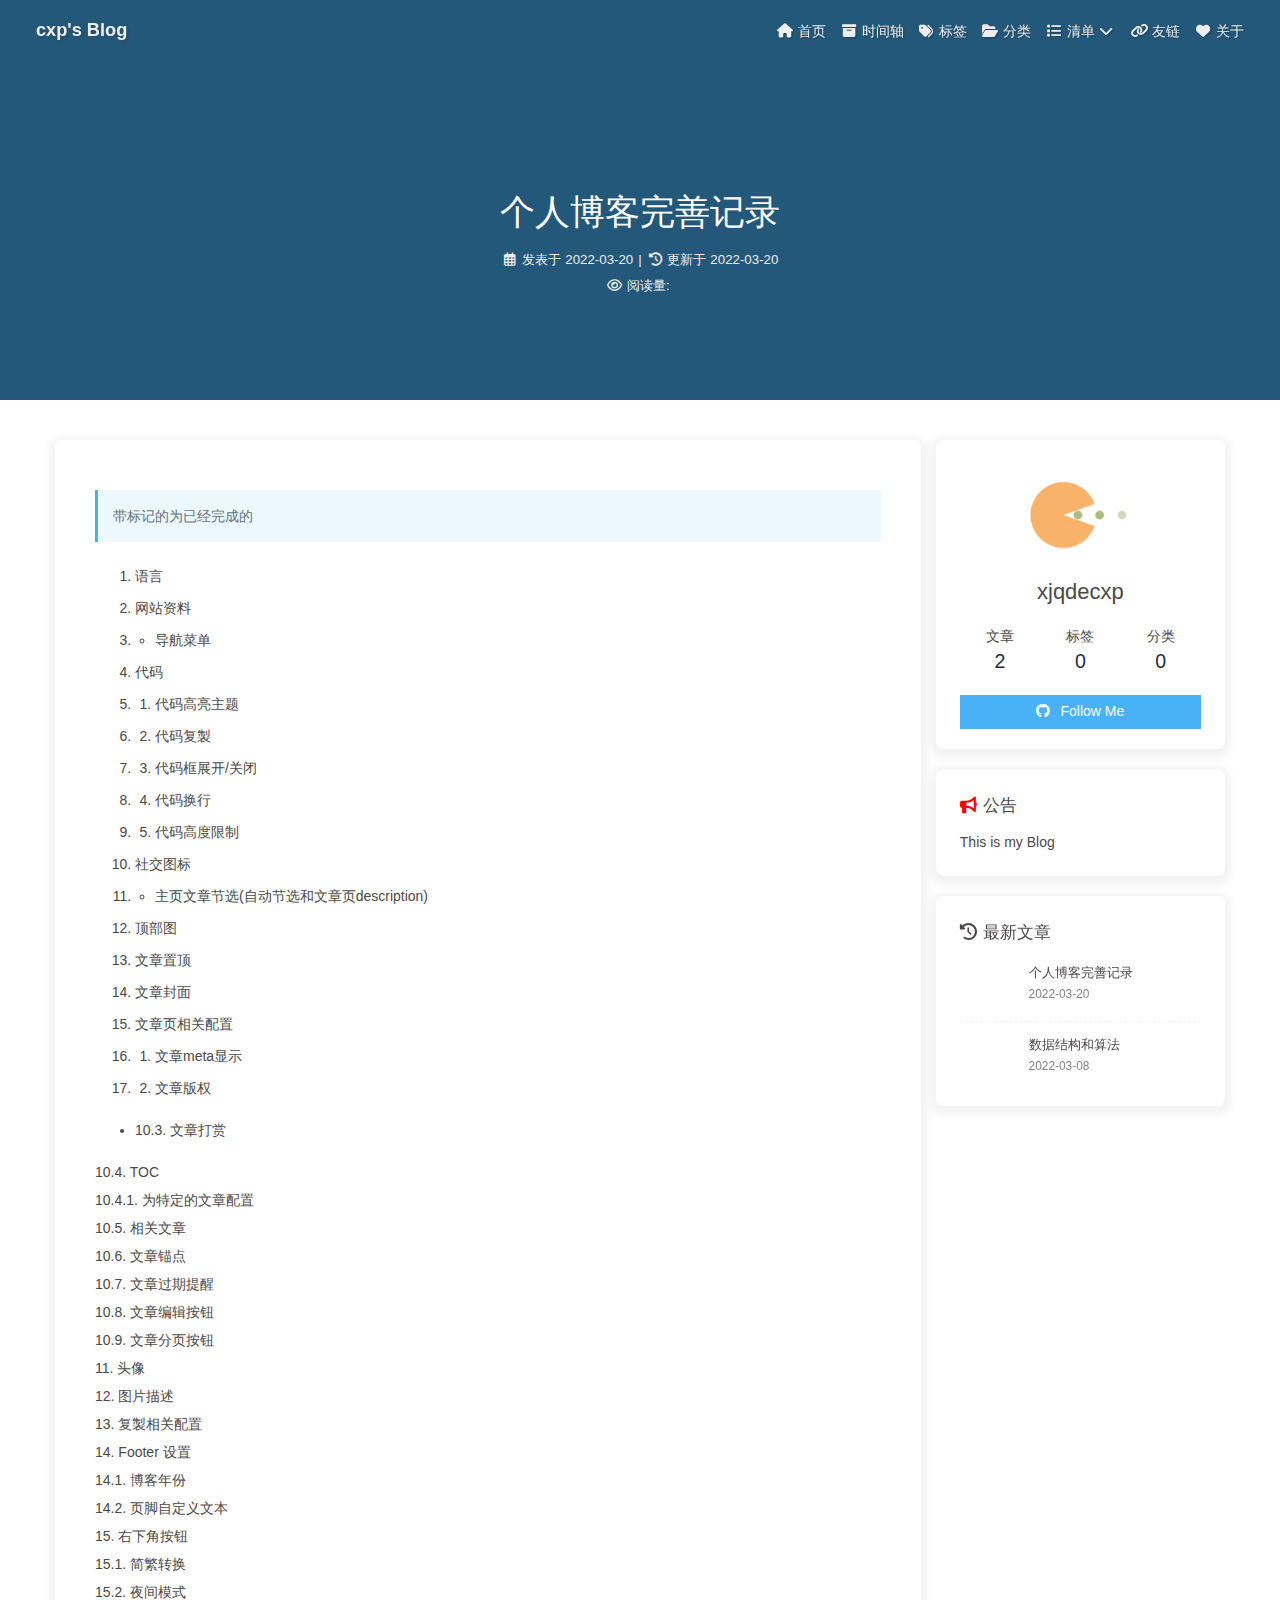
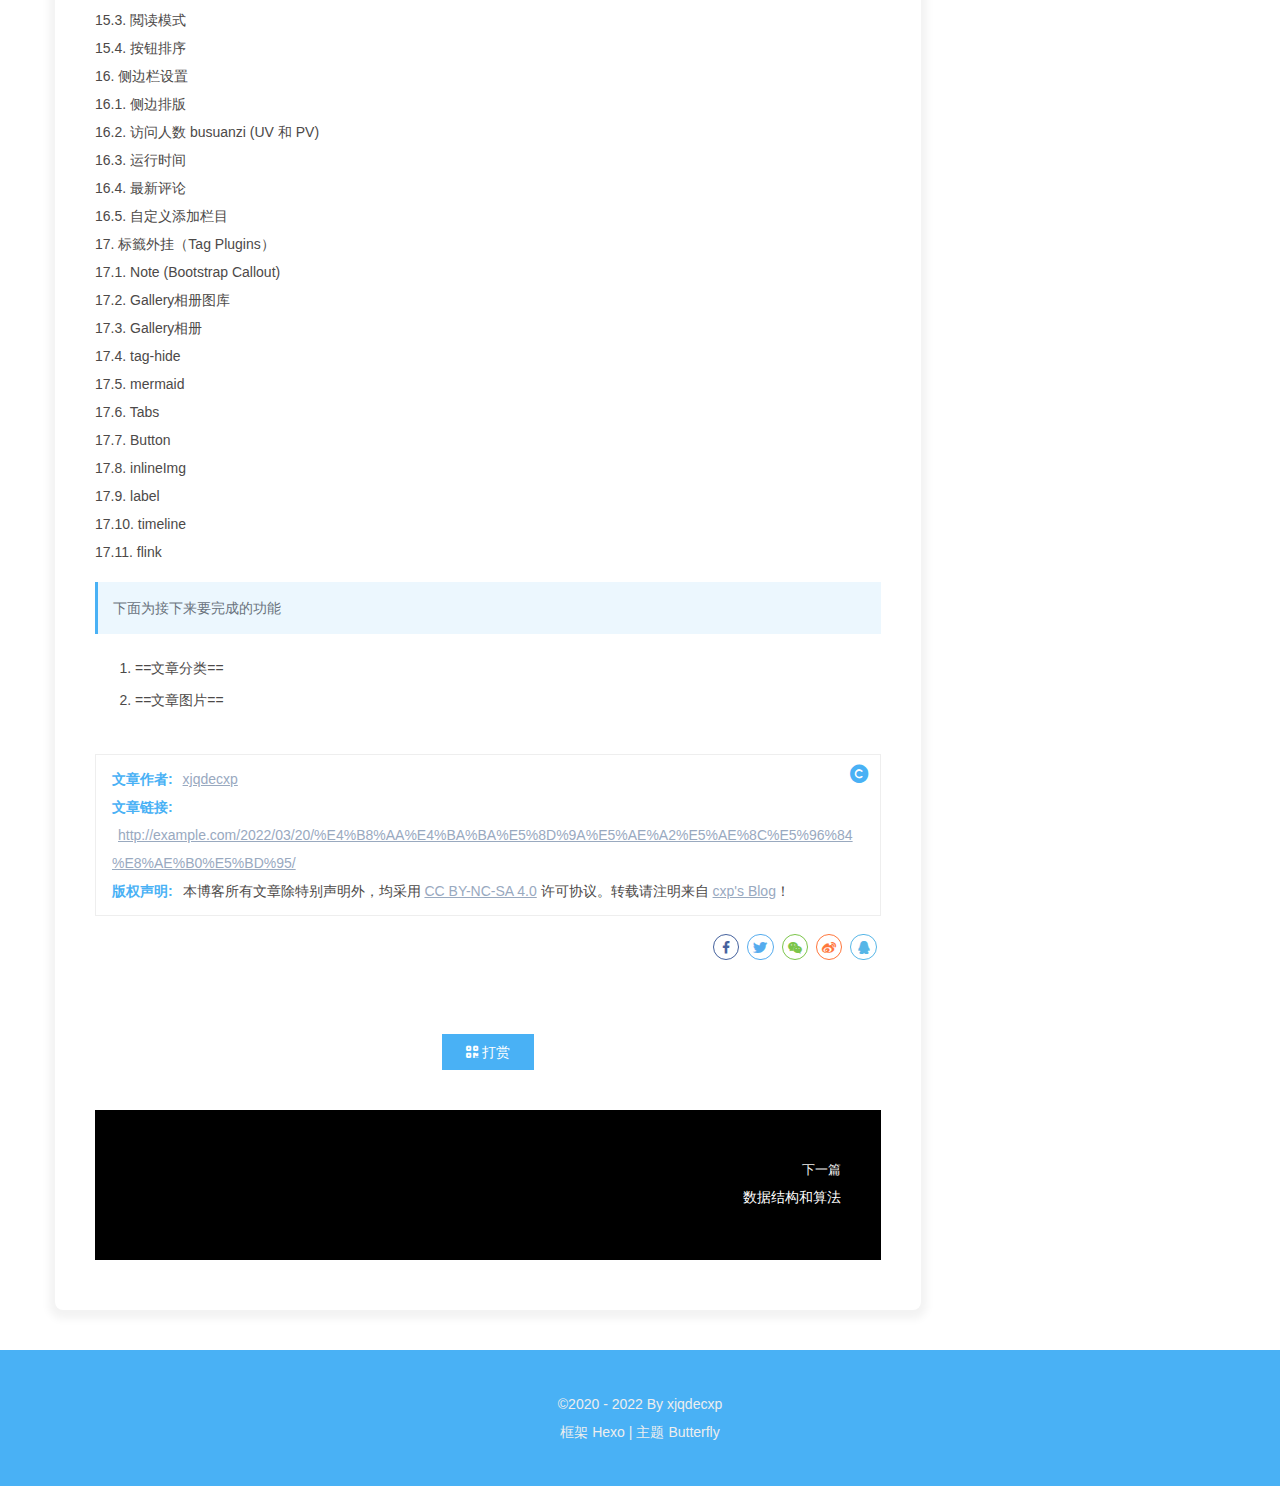
<file: 2022/03/20/个人博客完善记录/index.html>
<!DOCTYPE html><html lang="[&quot;zh-CN&quot;,&quot;en&quot;,&quot;zh-HK&quot;,&quot;zh-TW&quot;,&quot;default&quot;]" data-theme="light"><head><meta charset="UTF-8"><meta http-equiv="X-UA-Compatible" content="IE=edge"><meta name="viewport" content="width=device-width, initial-scale=1.0, maximum-scale=1.0, user-scalable=no"><title>个人博客完善记录 | cxp's Blog</title><meta name="author" content="xjqdecxp"><meta name="copyright" content="xjqdecxp"><meta name="format-detection" content="telephone=no"><meta name="theme-color" content="#ffffff"><meta name="description" content="带标记的为已经完成的   语言 网站资料  导航菜单   代码  代码高亮主题    代码复製    代码框展开&#x2F;关闭    代码换行    代码高度限制   社交图标  主页文章节选(自动节选和文章页description)   顶部图 文章置顶 文章封面 文章页相关配置  文章meta显示    文章版权     10.3. 文章打赏  10.4. TOC10.4.1. 为特定的文章配置10">
<meta property="og:type" content="article">
<meta property="og:title" content="个人博客完善记录">
<meta property="og:url" content="http://example.com/2022/03/20/%E4%B8%AA%E4%BA%BA%E5%8D%9A%E5%AE%A2%E5%AE%8C%E5%96%84%E8%AE%B0%E5%BD%95/index.html">
<meta property="og:site_name" content="cxp&#39;s Blog">
<meta property="og:description" content="带标记的为已经完成的   语言 网站资料  导航菜单   代码  代码高亮主题    代码复製    代码框展开&#x2F;关闭    代码换行    代码高度限制   社交图标  主页文章节选(自动节选和文章页description)   顶部图 文章置顶 文章封面 文章页相关配置  文章meta显示    文章版权     10.3. 文章打赏  10.4. TOC10.4.1. 为特定的文章配置10">
<meta property="og:locale" content="zh_CN">
<meta property="og:image" content="[data-uri]">
<meta property="article:published_time" content="2022-03-20T07:54:00.000Z">
<meta property="article:modified_time" content="2022-03-20T08:11:29.614Z">
<meta property="article:author" content="xjqdecxp">
<meta name="twitter:card" content="summary">
<meta name="twitter:image" content="[data-uri]"><link rel="shortcut icon" href="/img/favicon.png"><link rel="canonical" href="http://example.com/2022/03/20/%E4%B8%AA%E4%BA%BA%E5%8D%9A%E5%AE%A2%E5%AE%8C%E5%96%84%E8%AE%B0%E5%BD%95/"><link rel="preconnect" href="//cdn.jsdelivr.net"/><link rel="preconnect" href="//busuanzi.ibruce.info"/><link rel="stylesheet" href="/css/index.css"><link rel="stylesheet" href="https://cdn.jsdelivr.net/npm/@fortawesome/fontawesome-free@6/css/all.min.css" media="print" onload="this.media='all'"><link rel="stylesheet" href="https://cdn.jsdelivr.net/npm/@fancyapps/ui/dist/fancybox.css" media="print" onload="this.media='all'"><script>const GLOBAL_CONFIG = { 
  root: '/',
  algolia: undefined,
  localSearch: undefined,
  translate: undefined,
  noticeOutdate: undefined,
  highlight: {"plugin":"highlighjs","highlightCopy":true,"highlightLang":true,"highlightHeightLimit":false},
  copy: {
    success: '复制成功',
    error: '复制错误',
    noSupport: '浏览器不支持'
  },
  relativeDate: {
    homepage: false,
    post: false
  },
  runtime: '',
  date_suffix: {
    just: '刚刚',
    min: '分钟前',
    hour: '小时前',
    day: '天前',
    month: '个月前'
  },
  copyright: undefined,
  lightbox: 'fancybox',
  Snackbar: undefined,
  source: {
    justifiedGallery: {
      js: 'https://cdn.jsdelivr.net/npm/flickr-justified-gallery@2/dist/fjGallery.min.js',
      css: 'https://cdn.jsdelivr.net/npm/flickr-justified-gallery@2/dist/fjGallery.min.css'
    }
  },
  isPhotoFigcaption: false,
  islazyload: false,
  isAnchor: false
}</script><script id="config-diff">var GLOBAL_CONFIG_SITE = {
  title: '个人博客完善记录',
  isPost: true,
  isHome: false,
  isHighlightShrink: false,
  isToc: false,
  postUpdate: '2022-03-20 16:11:29'
}</script><noscript><style type="text/css">
  #nav {
    opacity: 1
  }
  .justified-gallery img {
    opacity: 1
  }

  #recent-posts time,
  #post-meta time {
    display: inline !important
  }
</style></noscript><script>(win=>{
    win.saveToLocal = {
      set: function setWithExpiry(key, value, ttl) {
        if (ttl === 0) return
        const now = new Date()
        const expiryDay = ttl * 86400000
        const item = {
          value: value,
          expiry: now.getTime() + expiryDay,
        }
        localStorage.setItem(key, JSON.stringify(item))
      },

      get: function getWithExpiry(key) {
        const itemStr = localStorage.getItem(key)

        if (!itemStr) {
          return undefined
        }
        const item = JSON.parse(itemStr)
        const now = new Date()

        if (now.getTime() > item.expiry) {
          localStorage.removeItem(key)
          return undefined
        }
        return item.value
      }
    }
  
    win.getScript = url => new Promise((resolve, reject) => {
      const script = document.createElement('script')
      script.src = url
      script.async = true
      script.onerror = reject
      script.onload = script.onreadystatechange = function() {
        const loadState = this.readyState
        if (loadState && loadState !== 'loaded' && loadState !== 'complete') return
        script.onload = script.onreadystatechange = null
        resolve()
      }
      document.head.appendChild(script)
    })
  
      win.activateDarkMode = function () {
        document.documentElement.setAttribute('data-theme', 'dark')
        if (document.querySelector('meta[name="theme-color"]') !== null) {
          document.querySelector('meta[name="theme-color"]').setAttribute('content', '#0d0d0d')
        }
      }
      win.activateLightMode = function () {
        document.documentElement.setAttribute('data-theme', 'light')
        if (document.querySelector('meta[name="theme-color"]') !== null) {
          document.querySelector('meta[name="theme-color"]').setAttribute('content', '#ffffff')
        }
      }
      const t = saveToLocal.get('theme')
    
          if (t === 'dark') activateDarkMode()
          else if (t === 'light') activateLightMode()
        
      const asideStatus = saveToLocal.get('aside-status')
      if (asideStatus !== undefined) {
        if (asideStatus === 'hide') {
          document.documentElement.classList.add('hide-aside')
        } else {
          document.documentElement.classList.remove('hide-aside')
        }
      }
    
    const detectApple = () => {
      if(/iPad|iPhone|iPod|Macintosh/.test(navigator.userAgent)){
        document.documentElement.classList.add('apple')
      }
    }
    detectApple()
    })(window)</script><meta name="generator" content="Hexo 5.4.1"></head><body><div id="sidebar"><div id="menu-mask"></div><div id="sidebar-menus"><div class="avatar-img is-center"><img src="https://i.loli.net/2021/02/24/5O1day2nriDzjSu.png" onerror="onerror=null;src='/img/friend_404.gif'" alt="avatar"/></div><div class="site-data is-center"><div class="data-item"><a href="/archives/"><div class="headline">文章</div><div class="length-num">2</div></a></div><div class="data-item"><a href="/tags/"><div class="headline">标签</div><div class="length-num">0</div></a></div><div class="data-item"><a href="/categories/"><div class="headline">分类</div><div class="length-num">0</div></a></div></div><hr/><div class="menus_items"><div class="menus_item"><a class="site-page" href="/"><i class="fa-fw fas fa-home"></i><span> 首页</span></a></div><div class="menus_item"><a class="site-page" href="/archives/"><i class="fa-fw fas fa-archive"></i><span> 时间轴</span></a></div><div class="menus_item"><a class="site-page" href="/tags/"><i class="fa-fw fas fa-tags"></i><span> 标签</span></a></div><div class="menus_item"><a class="site-page" href="/categories/"><i class="fa-fw fas fa-folder-open"></i><span> 分类</span></a></div><div class="menus_item"><a class="site-page group" href="javascript:void(0);"><i class="fa-fw fas fa-list"></i><span> 清单</span><i class="fas fa-chevron-down"></i></a><ul class="menus_item_child"><li><a class="site-page child" href="/music/"><i class="fa-fw fas fa-music"></i><span> 音乐</span></a></li><li><a class="site-page child" href="/movies/"><i class="fa-fw fas fa-video"></i><span> 电影</span></a></li></ul></div><div class="menus_item"><a class="site-page" href="/link/"><i class="fa-fw fas fa-link"></i><span> 友链</span></a></div><div class="menus_item"><a class="site-page" href="/about/"><i class="fa-fw fas fa-heart"></i><span> 关于</span></a></div></div></div></div><div class="post" id="body-wrap"><header class="post-bg" id="page-header" style="background-image: url('[data-uri]')"><nav id="nav"><span id="blog_name"><a id="site-name" href="/">cxp's Blog</a></span><div id="menus"><div class="menus_items"><div class="menus_item"><a class="site-page" href="/"><i class="fa-fw fas fa-home"></i><span> 首页</span></a></div><div class="menus_item"><a class="site-page" href="/archives/"><i class="fa-fw fas fa-archive"></i><span> 时间轴</span></a></div><div class="menus_item"><a class="site-page" href="/tags/"><i class="fa-fw fas fa-tags"></i><span> 标签</span></a></div><div class="menus_item"><a class="site-page" href="/categories/"><i class="fa-fw fas fa-folder-open"></i><span> 分类</span></a></div><div class="menus_item"><a class="site-page group" href="javascript:void(0);"><i class="fa-fw fas fa-list"></i><span> 清单</span><i class="fas fa-chevron-down"></i></a><ul class="menus_item_child"><li><a class="site-page child" href="/music/"><i class="fa-fw fas fa-music"></i><span> 音乐</span></a></li><li><a class="site-page child" href="/movies/"><i class="fa-fw fas fa-video"></i><span> 电影</span></a></li></ul></div><div class="menus_item"><a class="site-page" href="/link/"><i class="fa-fw fas fa-link"></i><span> 友链</span></a></div><div class="menus_item"><a class="site-page" href="/about/"><i class="fa-fw fas fa-heart"></i><span> 关于</span></a></div></div><div id="toggle-menu"><a class="site-page"><i class="fas fa-bars fa-fw"></i></a></div></div></nav><div id="post-info"><h1 class="post-title">个人博客完善记录</h1><div id="post-meta"><div class="meta-firstline"><span class="post-meta-date"><i class="far fa-calendar-alt fa-fw post-meta-icon"></i><span class="post-meta-label">发表于</span><time class="post-meta-date-created" datetime="2022-03-20T07:54:00.000Z" title="发表于 2022-03-20 15:54:00">2022-03-20</time><span class="post-meta-separator">|</span><i class="fas fa-history fa-fw post-meta-icon"></i><span class="post-meta-label">更新于</span><time class="post-meta-date-updated" datetime="2022-03-20T08:11:29.614Z" title="更新于 2022-03-20 16:11:29">2022-03-20</time></span></div><div class="meta-secondline"><span class="post-meta-separator">|</span><span class="post-meta-pv-cv" id="" data-flag-title="个人博客完善记录"><i class="far fa-eye fa-fw post-meta-icon"></i><span class="post-meta-label">阅读量:</span><span id="busuanzi_value_page_pv"></span></span></div></div></div></header><main class="layout" id="content-inner"><div id="post"><article class="post-content" id="article-container"><blockquote>
<p>带标记的为已经完成的</p>
</blockquote>
<ol>
<li>语言</li>
<li>网站资料</li>
<li><ul>
<li>导航菜单</li>
</ul>
</li>
<li>代码</li>
<li><ol>
<li>代码高亮主题</li>
</ol>
</li>
<li><ol start="2">
<li>代码复製</li>
</ol>
</li>
<li><ol start="3">
<li>代码框展开/关闭</li>
</ol>
</li>
<li><ol start="4">
<li>代码换行</li>
</ol>
</li>
<li><ol start="5">
<li>代码高度限制</li>
</ol>
</li>
<li>社交图标</li>
<li><ul>
<li>主页文章节选(自动节选和文章页description)</li>
</ul>
</li>
<li>顶部图</li>
<li>文章置顶</li>
<li>文章封面</li>
<li>文章页相关配置</li>
<li><ol>
<li>文章meta显示</li>
</ol>
</li>
<li><ol start="2">
<li>文章版权</li>
</ol>
</li>
</ol>
<ul>
<li>10.3. 文章打赏</li>
</ul>
<p>10.4. TOC<br>10.4.1. 为特定的文章配置<br>10.5. 相关文章<br>10.6. 文章锚点<br>10.7. 文章过期提醒<br>10.8. 文章编辑按钮<br>10.9. 文章分页按钮<br>11. 头像<br>12. 图片描述<br>13. 复製相关配置<br>14. Footer 设置<br>14.1. 博客年份<br>14.2. 页脚自定义文本<br>15. 右下角按钮<br>15.1. 简繁转换<br>15.2. 夜间模式<br>15.3. 閲读模式<br>15.4. 按钮排序<br>16. 侧边栏设置<br>16.1. 侧边排版<br>16.2. 访问人数 busuanzi (UV 和 PV)<br>16.3. 运行时间<br>16.4. 最新评论<br>16.5. 自定义添加栏目<br>17. 标籤外挂（Tag Plugins）<br>17.1. Note (Bootstrap Callout)<br>17.2. Gallery相册图库<br>17.3. Gallery相册<br>17.4. tag-hide<br>17.5. mermaid<br>17.6. Tabs<br>17.7. Button<br>17.8. inlineImg<br>17.9. label<br>17.10. timeline<br>17.11. flink</p>
<blockquote>
<p>下面为接下来要完成的功能</p>
</blockquote>
<ol>
<li>==文章分类==</li>
<li>==文章图片==</li>
</ol>
</article><div class="post-copyright"><div class="post-copyright__author"><span class="post-copyright-meta">文章作者: </span><span class="post-copyright-info"><a href="mailto:undefined">xjqdecxp</a></span></div><div class="post-copyright__type"><span class="post-copyright-meta">文章链接: </span><span class="post-copyright-info"><a href="http://example.com/2022/03/20/%E4%B8%AA%E4%BA%BA%E5%8D%9A%E5%AE%A2%E5%AE%8C%E5%96%84%E8%AE%B0%E5%BD%95/">http://example.com/2022/03/20/%E4%B8%AA%E4%BA%BA%E5%8D%9A%E5%AE%A2%E5%AE%8C%E5%96%84%E8%AE%B0%E5%BD%95/</a></span></div><div class="post-copyright__notice"><span class="post-copyright-meta">版权声明: </span><span class="post-copyright-info">本博客所有文章除特别声明外，均采用 <a href="https://creativecommons.org/licenses/by-nc-sa/4.0/" target="_blank">CC BY-NC-SA 4.0</a> 许可协议。转载请注明来自 <a href="http://example.com" target="_blank">cxp's Blog</a>！</span></div></div><div class="tag_share"><div class="post-meta__tag-list"></div><div class="post_share"><div class="social-share" data-image="[data-uri]" data-sites="facebook,twitter,wechat,weibo,qq"></div><link rel="stylesheet" href="https://cdn.jsdelivr.net/npm/social-share.js/dist/css/share.min.css" media="print" onload="this.media='all'"><script src="https://cdn.jsdelivr.net/npm/social-share.js/dist/js/social-share.min.js" defer></script></div></div><div class="post-reward"><div class="reward-button"><i class="fas fa-qrcode"></i> 打赏</div><div class="reward-main"><ul class="reward-all"><li class="reward-item"><a href="/img/wechat.png" target="_blank"><img class="post-qr-code-img" src="/img/wechat.png" alt="wechat"/></a><div class="post-qr-code-desc">wechat</div></li><li class="reward-item"><a href="/img/alipay.png" target="_blank"><img class="post-qr-code-img" src="/img/alipay.png" alt="alipay"/></a><div class="post-qr-code-desc">alipay</div></li></ul></div></div><nav class="pagination-post" id="pagination"><div class="next-post pull-full"><a href="/2022/03/08/yedn39/"><img class="next-cover" src="[data-uri]" onerror="onerror=null;src='/img/404.jpg'" alt="cover of next post"><div class="pagination-info"><div class="label">下一篇</div><div class="next_info">数据结构和算法</div></div></a></div></nav></div><div class="aside-content" id="aside-content"><div class="card-widget card-info"><div class="is-center"><div class="avatar-img"><img src="https://i.loli.net/2021/02/24/5O1day2nriDzjSu.png" onerror="this.onerror=null;this.src='/img/friend_404.gif'" alt="avatar"/></div><div class="author-info__name">xjqdecxp</div><div class="author-info__description"></div></div><div class="card-info-data is-center"><div class="card-info-data-item"><a href="/archives/"><div class="headline">文章</div><div class="length-num">2</div></a></div><div class="card-info-data-item"><a href="/tags/"><div class="headline">标签</div><div class="length-num">0</div></a></div><div class="card-info-data-item"><a href="/categories/"><div class="headline">分类</div><div class="length-num">0</div></a></div></div><a id="card-info-btn" target="_blank" rel="noopener" href="https://github.com/xxxxxx"><i class="fab fa-github"></i><span>Follow Me</span></a></div><div class="card-widget card-announcement"><div class="item-headline"><i class="fas fa-bullhorn fa-shake"></i><span>公告</span></div><div class="announcement_content">This is my Blog</div></div><div class="sticky_layout"><div class="card-widget card-recent-post"><div class="item-headline"><i class="fas fa-history"></i><span>最新文章</span></div><div class="aside-list"><div class="aside-list-item"><a class="thumbnail" href="/2022/03/20/%E4%B8%AA%E4%BA%BA%E5%8D%9A%E5%AE%A2%E5%AE%8C%E5%96%84%E8%AE%B0%E5%BD%95/" title="个人博客完善记录"><img src="[data-uri]" onerror="this.onerror=null;this.src='/img/404.jpg'" alt="个人博客完善记录"/></a><div class="content"><a class="title" href="/2022/03/20/%E4%B8%AA%E4%BA%BA%E5%8D%9A%E5%AE%A2%E5%AE%8C%E5%96%84%E8%AE%B0%E5%BD%95/" title="个人博客完善记录">个人博客完善记录</a><time datetime="2022-03-20T07:54:00.000Z" title="发表于 2022-03-20 15:54:00">2022-03-20</time></div></div><div class="aside-list-item"><a class="thumbnail" href="/2022/03/08/yedn39/" title="数据结构和算法"><img src="[data-uri]" onerror="this.onerror=null;this.src='/img/404.jpg'" alt="数据结构和算法"/></a><div class="content"><a class="title" href="/2022/03/08/yedn39/" title="数据结构和算法">数据结构和算法</a><time datetime="2022-03-08T03:41:47.000Z" title="发表于 2022-03-08 11:41:47">2022-03-08</time></div></div></div></div></div></div></main><footer id="footer"><div id="footer-wrap"><div class="copyright">&copy;2020 - 2022 By xjqdecxp</div><div class="framework-info"><span>框架 </span><a target="_blank" rel="noopener" href="https://hexo.io">Hexo</a><span class="footer-separator">|</span><span>主题 </span><a target="_blank" rel="noopener" href="https://github.com/jerryc127/hexo-theme-butterfly">Butterfly</a></div></div></footer></div><div id="rightside"><div id="rightside-config-hide"><button id="readmode" type="button" title="阅读模式"><i class="fas fa-book-open"></i></button><button id="darkmode" type="button" title="浅色和深色模式转换"><i class="fas fa-adjust"></i></button><button id="hide-aside-btn" type="button" title="单栏和双栏切换"><i class="fas fa-arrows-alt-h"></i></button></div><div id="rightside-config-show"><button id="rightside_config" type="button" title="设置"><i class="fas fa-cog fa-spin"></i></button><button id="go-up" type="button" title="回到顶部"><i class="fas fa-arrow-up"></i></button></div></div><div><script src="/js/utils.js"></script><script src="/js/main.js"></script><script src="https://cdn.jsdelivr.net/npm/@fancyapps/ui/dist/fancybox.umd.js"></script><div class="js-pjax"></div><script async data-pjax src="//busuanzi.ibruce.info/busuanzi/2.3/busuanzi.pure.mini.js"></script></div></body></html>
</file>
